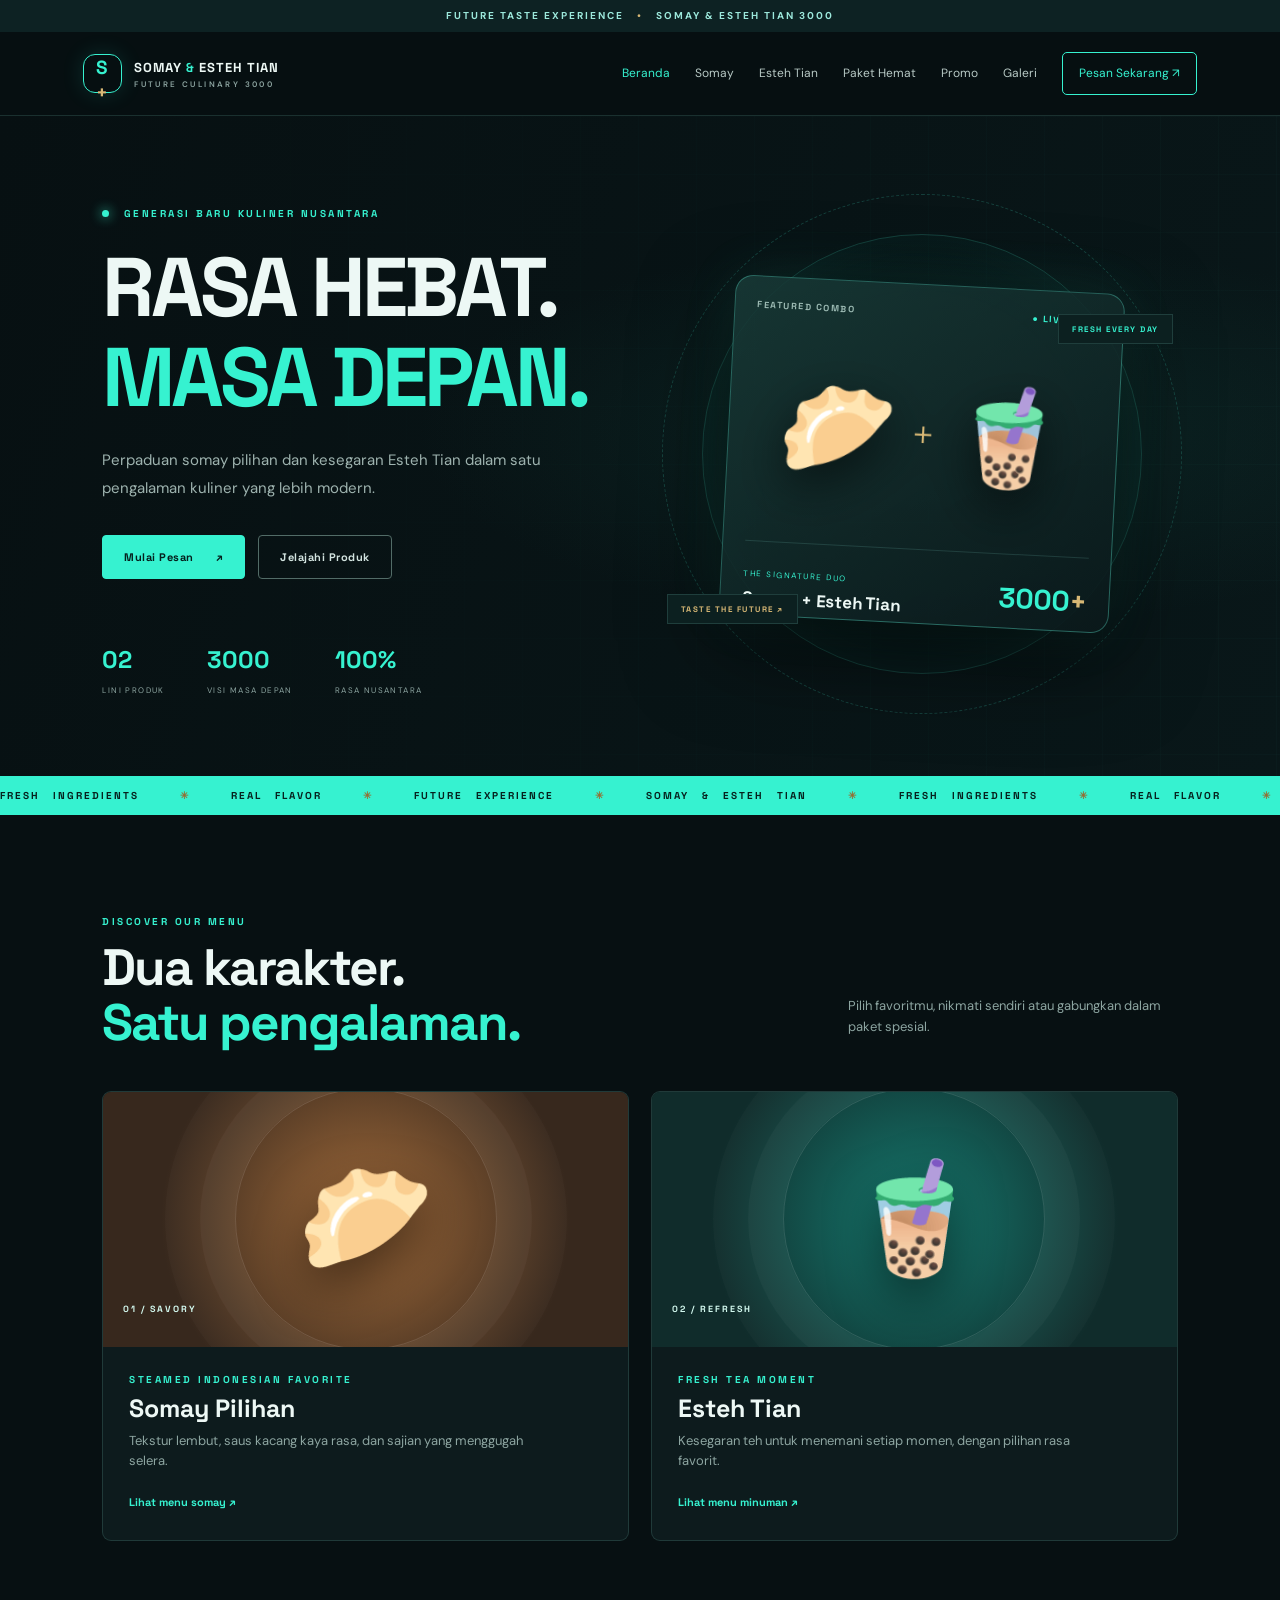
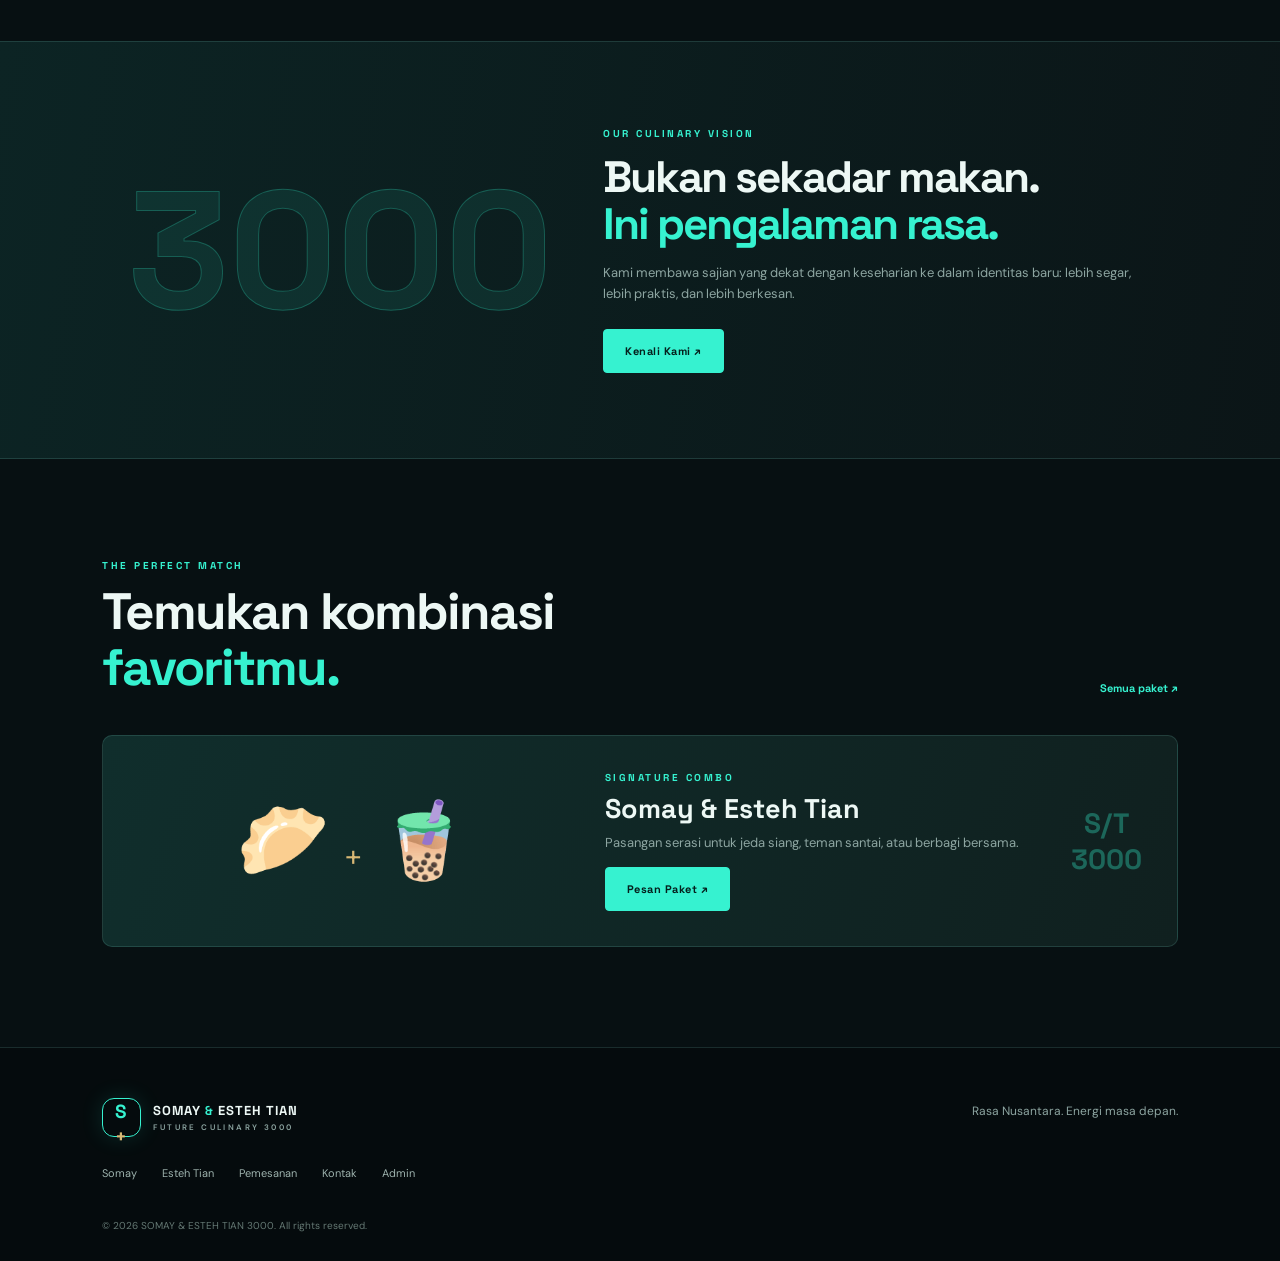
<file: index.html>
<!doctype html>
<html lang="id">
<head>
<meta charset="utf-8"><meta name="viewport" content="width=device-width,initial-scale=1">
<meta name="theme-color" content="#071012"><meta name="description" content="SOMAY & ESTEH TIAN 3000 — pengalaman kuliner futuristik. Somay lezat, minuman teh segar, dan paket hemat.">
<title>SOMAY & ESTEH TIAN 3000 | Future Culinary</title><link rel="stylesheet" href="assets/style.css">
</head><body>
<div class="announcement">FUTURE TASTE EXPERIENCE <span>•</span> SOMAY & ESTEH TIAN 3000</div>
<header class="site-header"><a class="brand" href="index.html"><span class="brand-mark">S<span>+</span></span><span>SOMAY <b>&</b> ESTEH TIAN<small>FUTURE CULINARY 3000</small></span></a>
<button class="menu-toggle" aria-label="Buka menu" onclick="document.querySelector('.nav').classList.toggle('open')">☰</button>
<nav class="nav"><a class="active" href="index.html">Beranda</a><a href="somay.html">Somay</a><a href="esteh.html">Esteh Tian</a><a href="paket.html">Paket Hemat</a><a href="promo.html">Promo</a><a href="galeri.html">Galeri</a><a href="pemesanan.html" class="nav-cta">Pesan Sekarang ↗</a></nav></header>
<main>
<section class="hero"><div class="hero-grid"></div><div class="hero-copy"><div class="eyebrow"><i></i> GENERASI BARU KULINER NUSANTARA</div><h1>RASA HEBAT.<br><em>MASA DEPAN.</em></h1><p>Perpaduan somay pilihan dan kesegaran Esteh Tian dalam satu pengalaman kuliner yang lebih modern.</p><div class="hero-actions"><a class="btn btn-primary" href="pemesanan.html">Mulai Pesan <span>↗</span></a><a class="btn btn-ghost" href="#produk">Jelajahi Produk</a></div><div class="hero-stats"><div><b>02</b><small>LINI PRODUK</small></div><div><b>3000</b><small>VISI MASA DEPAN</small></div><div><b>100%</b><small>RASA NUSANTARA</small></div></div></div><div class="hero-visual"><div class="orbit orbit-one"></div><div class="orbit orbit-two"></div><div class="hero-card"><div class="hero-card-top"><span>FEATURED COMBO</span><span class="live-dot">● LIVE MENU</span></div><div class="food-emoji">🥟<span>＋</span>🧋</div><div class="hero-card-bottom"><div><small>THE SIGNATURE DUO</small><h3>Somay + Esteh Tian</h3></div><b>3000<span>+</span></b></div></div><div class="floating-tag tag-a">FRESH EVERY DAY</div><div class="floating-tag tag-b">TASTE THE FUTURE ↗</div></div></section>
<section class="ticker"><div>FRESH INGREDIENTS <span>✳</span> REAL FLAVOR <span>✳</span> FUTURE EXPERIENCE <span>✳</span> SOMAY & ESTEH TIAN <span>✳</span> FRESH INGREDIENTS <span>✳</span> REAL FLAVOR <span>✳</span></div></section>
<section class="section" id="produk"><div class="section-head"><div><div class="eyebrow">DISCOVER OUR MENU</div><h2>Dua karakter.<br><em>Satu pengalaman.</em></h2></div><p>Pilih favoritmu, nikmati sendiri atau gabungkan dalam paket spesial.</p></div>
<div class="product-grid"><article class="product-card somay-card"><div class="product-art art-somay"><span>🥟</span><label>01 / SAVORY</label></div><div class="product-info"><div class="eyebrow">STEAMED INDONESIAN FAVORITE</div><h3>Somay Pilihan</h3><p>Tekstur lembut, saus kacang kaya rasa, dan sajian yang menggugah selera.</p><a class="text-link" href="somay.html">Lihat menu somay ↗</a></div></article>
<article class="product-card tea-card"><div class="product-art art-tea"><span>🧋</span><label>02 / REFRESH</label></div><div class="product-info"><div class="eyebrow">FRESH TEA MOMENT</div><h3>Esteh Tian</h3><p>Kesegaran teh untuk menemani setiap momen, dengan pilihan rasa favorit.</p><a class="text-link" href="esteh.html">Lihat menu minuman ↗</a></div></article>
</div></section>
<section class="manifesto"><div class="manifesto-mark">3000</div><div><div class="eyebrow">OUR CULINARY VISION</div><h2>Bukan sekadar makan.<br><em>Ini pengalaman rasa.</em></h2><p>Kami membawa sajian yang dekat dengan keseharian ke dalam identitas baru: lebih segar, lebih praktis, dan lebih berkesan.</p><a class="btn btn-primary" href="tentang.html">Kenali Kami ↗</a></div></section>
<section class="section"><div class="section-head"><div><div class="eyebrow">THE PERFECT MATCH</div><h2>Temukan kombinasi<br><em>favoritmu.</em></h2></div><a class="text-link" href="paket.html">Semua paket ↗</a></div><div class="combo-panel"><div class="combo-visual">🥟 <span>+</span> 🧋</div><div><div class="eyebrow">SIGNATURE COMBO</div><h3>Somay & Esteh Tian</h3><p>Pasangan serasi untuk jeda siang, teman santai, atau berbagi bersama.</p><a class="btn btn-primary" href="pemesanan.html">Pesan Paket ↗</a></div><div class="combo-number">S/T<br>3000</div></div></section>
</main>
<footer class="footer"><div class="footer-main"><a class="brand" href="index.html"><span class="brand-mark">S<span>+</span></span><span>SOMAY <b>&</b> ESTEH TIAN<small>FUTURE CULINARY 3000</small></span></a><p>Rasa Nusantara. Energi masa depan.</p></div><div class="footer-links"><a href="somay.html">Somay</a><a href="esteh.html">Esteh Tian</a><a href="pemesanan.html">Pemesanan</a><a href="kontak.html">Kontak</a><a href="admin.html">Admin</a></div><small>© 2026 SOMAY & ESTEH TIAN 3000. All rights reserved.</small></footer>
<script src="assets/app.js"></script></body></html>
</file>
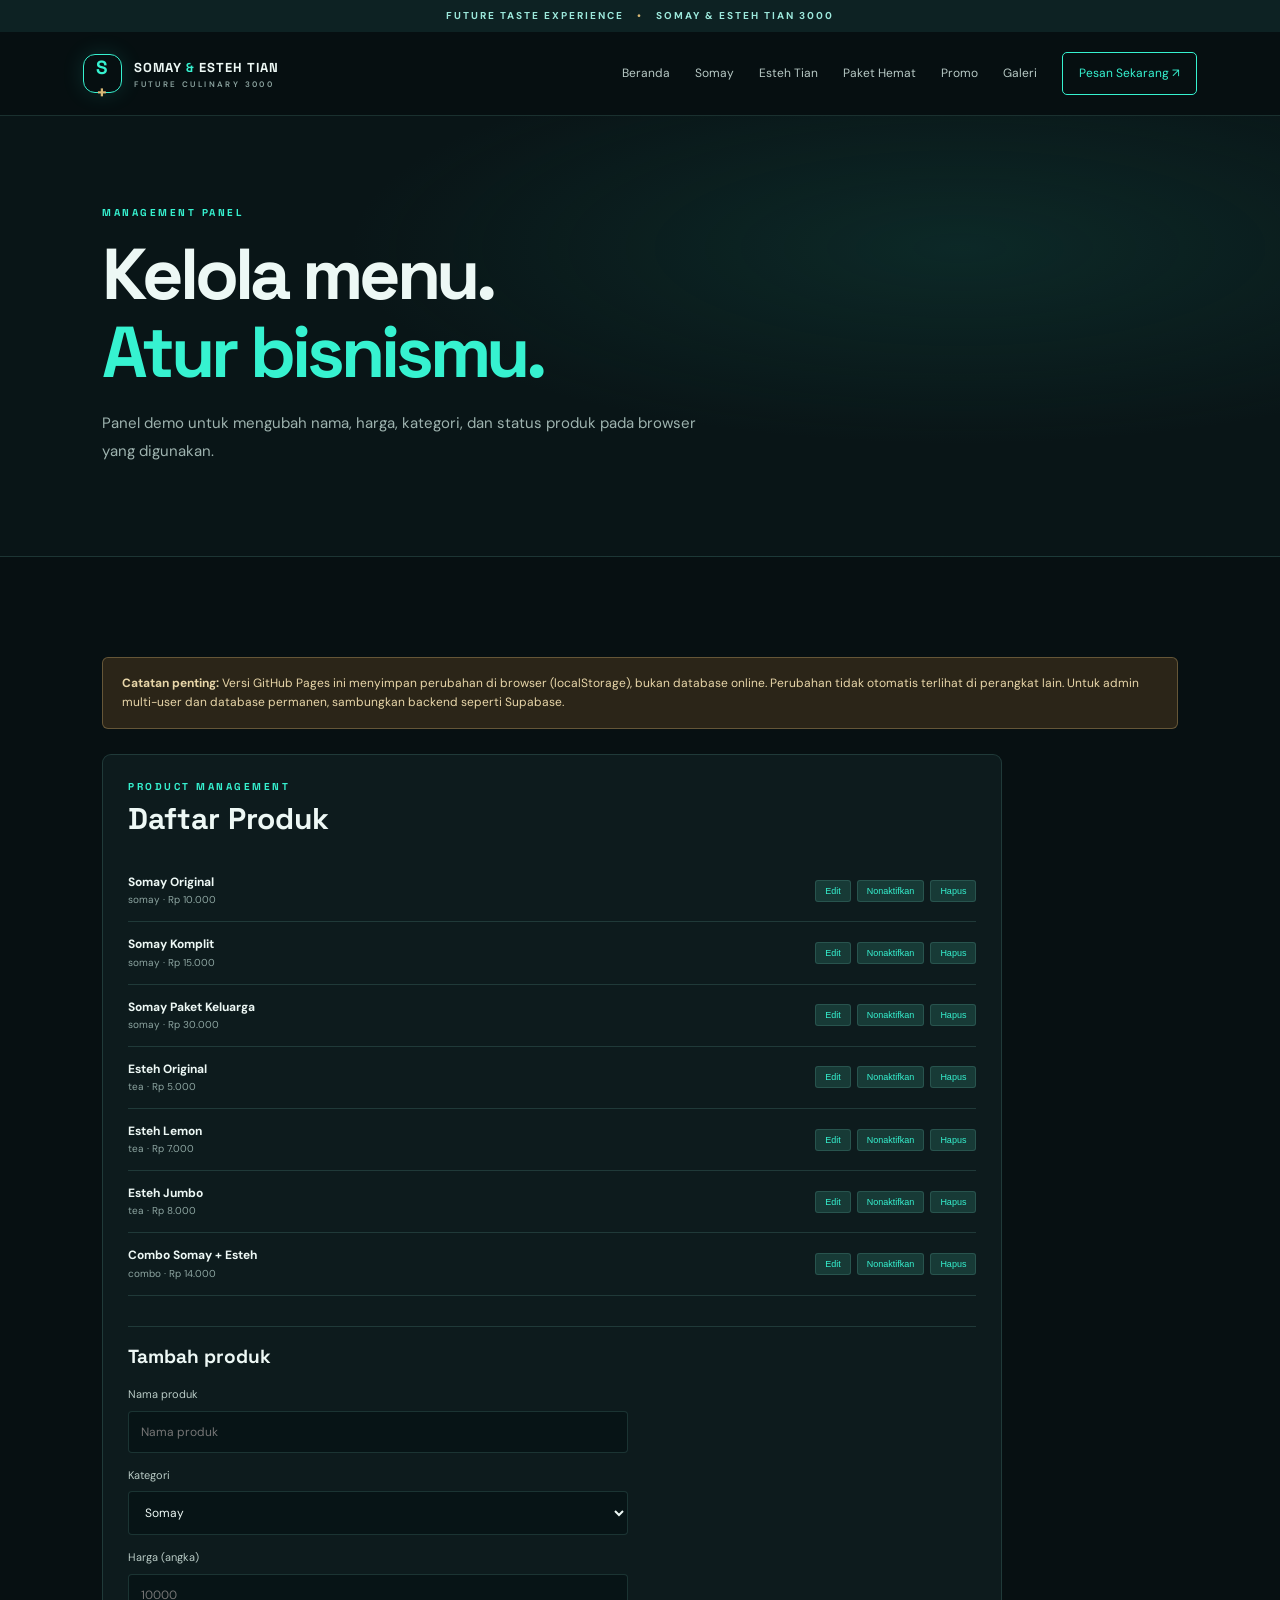
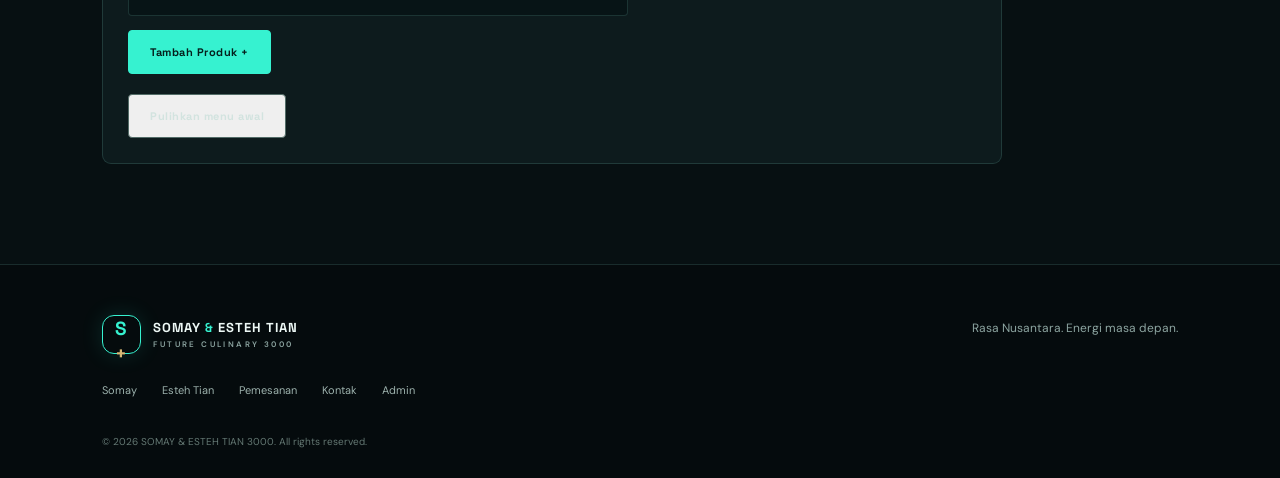
<file: admin.html>
<!doctype html><html lang="id"><head><meta charset="utf-8"><meta name="viewport" content="width=device-width,initial-scale=1"><meta name="theme-color" content="#071012"><meta name="description" content="Admin Menu | SOMAY & ESTEH TIAN 3000"><title>Admin Menu | SOMAY & ESTEH TIAN 3000</title><link rel="stylesheet" href="assets/style.css"></head><body>
<div class="announcement">FUTURE TASTE EXPERIENCE <span>•</span> SOMAY & ESTEH TIAN 3000</div><header class="site-header"><a class="brand" href="index.html"><span class="brand-mark">S<span>+</span></span><span>SOMAY <b>&</b> ESTEH TIAN<small>FUTURE CULINARY 3000</small></span></a><button class="menu-toggle" aria-label="Buka menu" onclick="document.querySelector('.nav').classList.toggle('open')">☰</button><nav class="nav"><a href="index.html">Beranda</a><a href="somay.html">Somay</a><a href="esteh.html">Esteh Tian</a><a href="paket.html">Paket Hemat</a><a href="promo.html">Promo</a><a href="galeri.html">Galeri</a><a href="pemesanan.html" class="nav-cta">Pesan Sekarang ↗</a></nav></header>
<main><section class="page-hero"><div class="eyebrow">MANAGEMENT PANEL</div><h1>Kelola menu.<br><em>Atur bisnismu.</em></h1><p>Panel demo untuk mengubah nama, harga, kategori, dan status produk pada browser yang digunakan.</p></section>
<section class="section"><div class="notice"><b>Catatan penting:</b> Versi GitHub Pages ini menyimpan perubahan di browser (localStorage), bukan database online. Perubahan tidak otomatis terlihat di perangkat lain. Untuk admin multi-user dan database permanen, sambungkan backend seperti Supabase.</div><div class="admin-panel"><div class="eyebrow">PRODUCT MANAGEMENT</div><h2>Daftar Produk</h2><div id="admin-list"></div><form id="add-product-form" class="admin-form"><h3>Tambah produk</h3><label>Nama produk<input id="new-name" required placeholder="Nama produk"></label><label>Kategori<select id="new-category"><option value="somay">Somay</option><option value="tea">Esteh Tian</option><option value="combo">Paket Hemat</option></select></label><label>Harga (angka)<input id="new-price" type="number" min="0" required placeholder="10000"></label><button class="btn btn-primary" type="submit">Tambah Produk +</button></form><button class="btn btn-ghost" onclick="resetProducts()">Pulihkan menu awal</button></div></section></main>
<footer class="footer"><div class="footer-main"><a class="brand" href="index.html"><span class="brand-mark">S<span>+</span></span><span>SOMAY <b>&</b> ESTEH TIAN<small>FUTURE CULINARY 3000</small></span></a><p>Rasa Nusantara. Energi masa depan.</p></div><div class="footer-links"><a href="somay.html">Somay</a><a href="esteh.html">Esteh Tian</a><a href="pemesanan.html">Pemesanan</a><a href="kontak.html">Kontak</a><a href="admin.html">Admin</a></div><small>© 2026 SOMAY & ESTEH TIAN 3000. All rights reserved.</small></footer><script src="assets/app.js"></script></body></html>
</file>
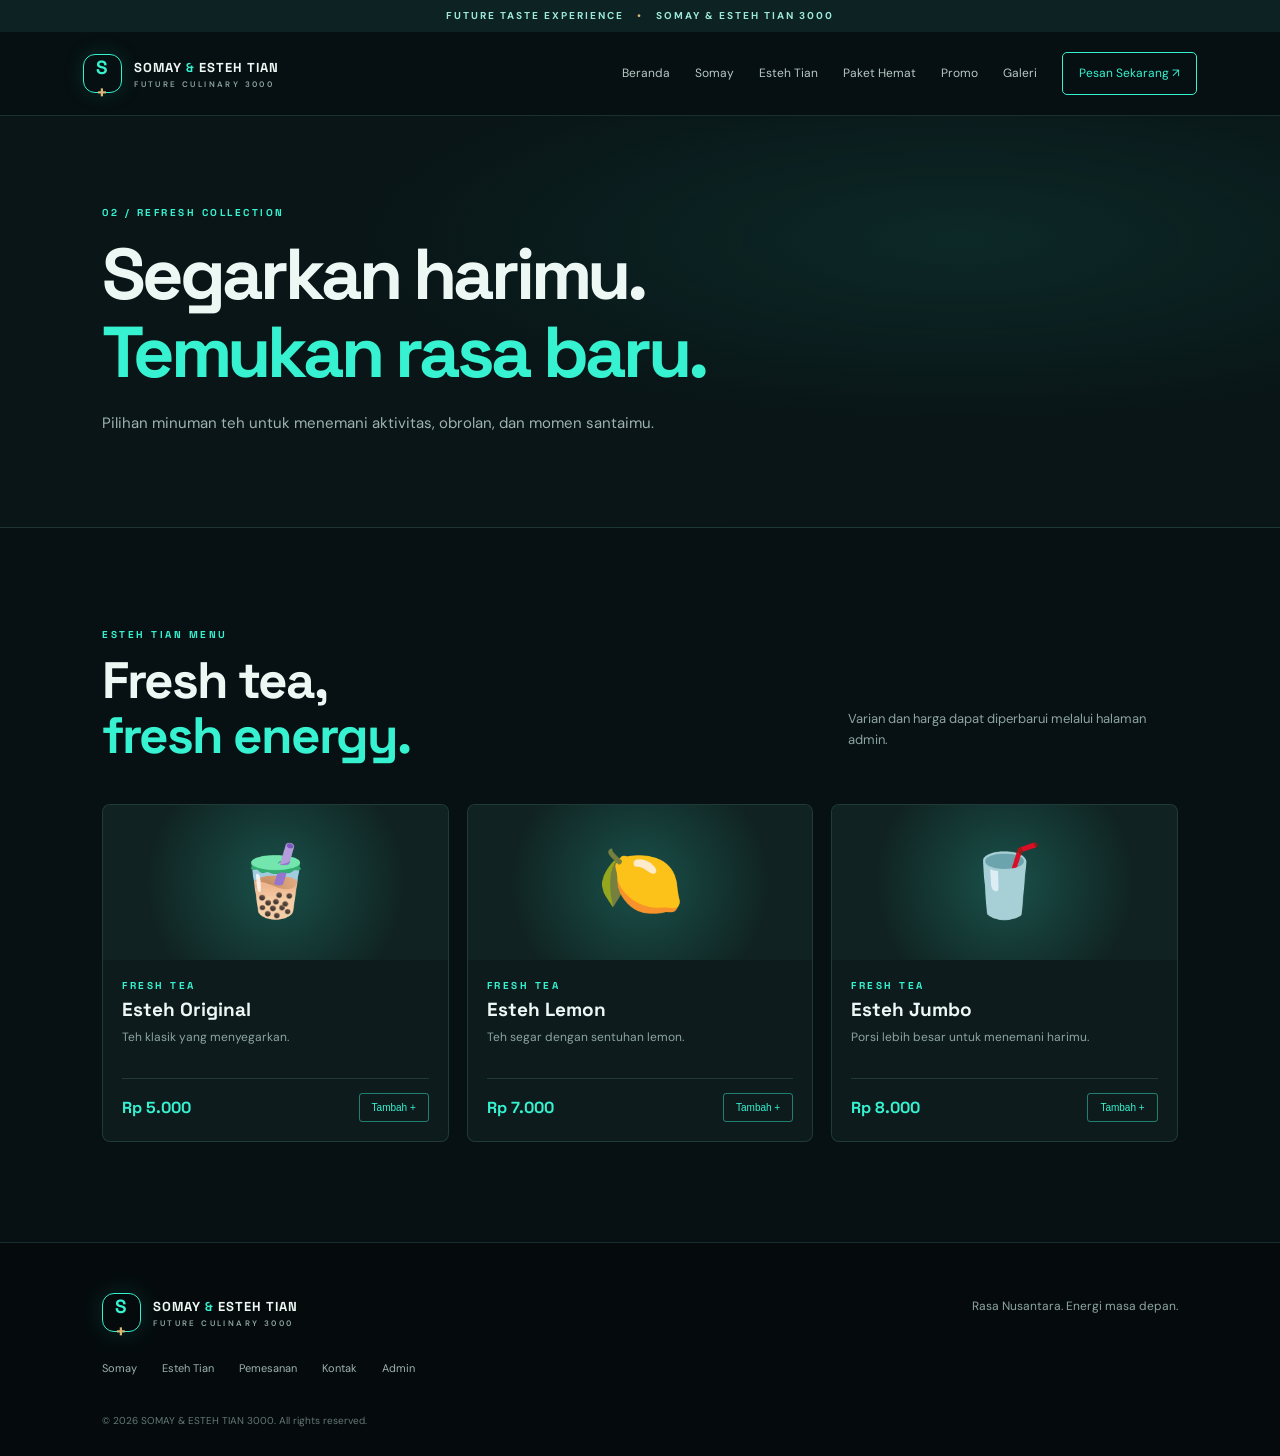
<file: esteh.html>
<!doctype html><html lang="id"><head><meta charset="utf-8"><meta name="viewport" content="width=device-width,initial-scale=1"><meta name="theme-color" content="#071012"><meta name="description" content="Menu Esteh Tian | SOMAY & ESTEH TIAN 3000"><title>Menu Esteh Tian | SOMAY & ESTEH TIAN 3000</title><link rel="stylesheet" href="assets/style.css"></head><body>
<div class="announcement">FUTURE TASTE EXPERIENCE <span>•</span> SOMAY & ESTEH TIAN 3000</div><header class="site-header"><a class="brand" href="index.html"><span class="brand-mark">S<span>+</span></span><span>SOMAY <b>&</b> ESTEH TIAN<small>FUTURE CULINARY 3000</small></span></a><button class="menu-toggle" aria-label="Buka menu" onclick="document.querySelector('.nav').classList.toggle('open')">☰</button><nav class="nav"><a href="index.html">Beranda</a><a href="somay.html">Somay</a><a href="esteh.html">Esteh Tian</a><a href="paket.html">Paket Hemat</a><a href="promo.html">Promo</a><a href="galeri.html">Galeri</a><a href="pemesanan.html" class="nav-cta">Pesan Sekarang ↗</a></nav></header>
<main><section class="page-hero"><div class="eyebrow">02 / REFRESH COLLECTION</div><h1>Segarkan harimu.<br><em>Temukan rasa baru.</em></h1><p>Pilihan minuman teh untuk menemani aktivitas, obrolan, dan momen santaimu.</p></section>
<section class="section"><div class="section-head"><div><div class="eyebrow">ESTEH TIAN MENU</div><h2>Fresh tea,<br><em>fresh energy.</em></h2></div><p>Varian dan harga dapat diperbarui melalui halaman admin.</p></div><div class="menu-grid" id="tea-menu"></div></section></main>
<footer class="footer"><div class="footer-main"><a class="brand" href="index.html"><span class="brand-mark">S<span>+</span></span><span>SOMAY <b>&</b> ESTEH TIAN<small>FUTURE CULINARY 3000</small></span></a><p>Rasa Nusantara. Energi masa depan.</p></div><div class="footer-links"><a href="somay.html">Somay</a><a href="esteh.html">Esteh Tian</a><a href="pemesanan.html">Pemesanan</a><a href="kontak.html">Kontak</a><a href="admin.html">Admin</a></div><small>© 2026 SOMAY & ESTEH TIAN 3000. All rights reserved.</small></footer><script src="assets/app.js"></script></body></html>
</file>
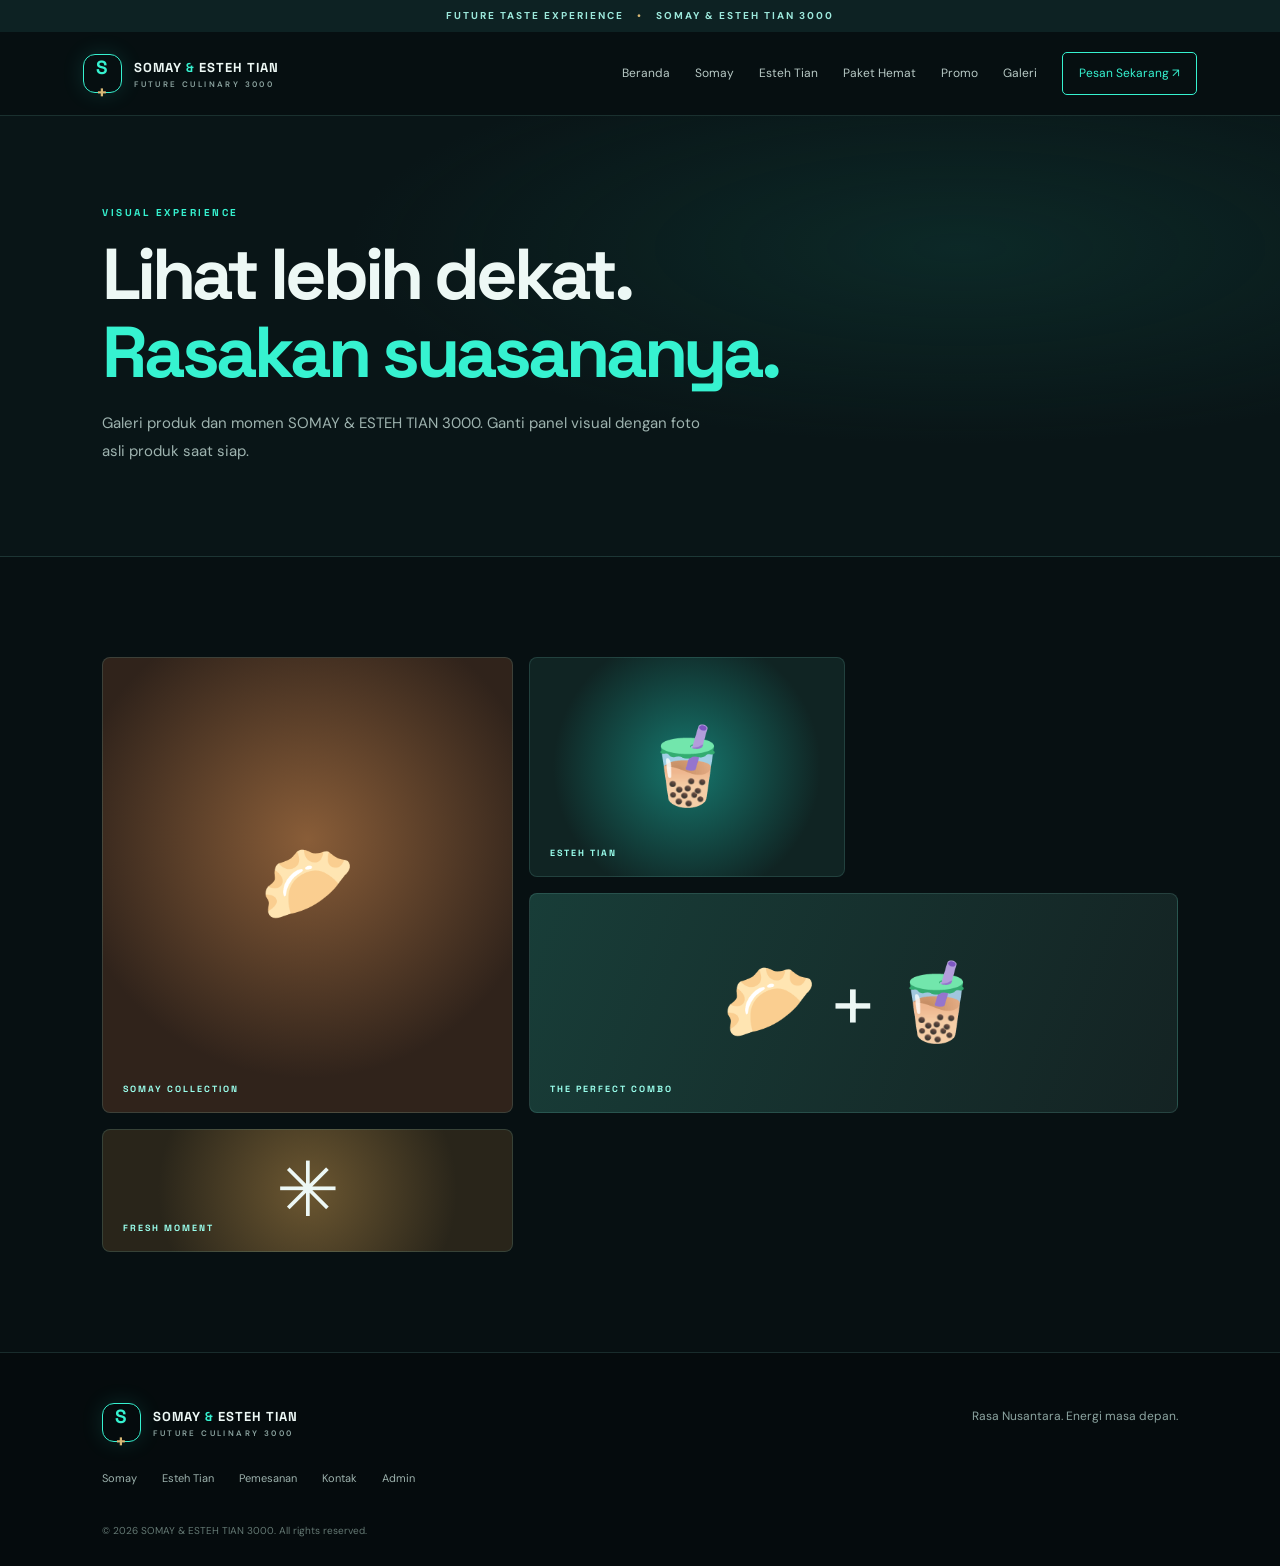
<file: galeri.html>
<!doctype html><html lang="id"><head><meta charset="utf-8"><meta name="viewport" content="width=device-width,initial-scale=1"><meta name="theme-color" content="#071012"><meta name="description" content="Galeri | SOMAY & ESTEH TIAN 3000"><title>Galeri | SOMAY & ESTEH TIAN 3000</title><link rel="stylesheet" href="assets/style.css"></head><body>
<div class="announcement">FUTURE TASTE EXPERIENCE <span>•</span> SOMAY & ESTEH TIAN 3000</div><header class="site-header"><a class="brand" href="index.html"><span class="brand-mark">S<span>+</span></span><span>SOMAY <b>&</b> ESTEH TIAN<small>FUTURE CULINARY 3000</small></span></a><button class="menu-toggle" aria-label="Buka menu" onclick="document.querySelector('.nav').classList.toggle('open')">☰</button><nav class="nav"><a href="index.html">Beranda</a><a href="somay.html">Somay</a><a href="esteh.html">Esteh Tian</a><a href="paket.html">Paket Hemat</a><a href="promo.html">Promo</a><a href="galeri.html">Galeri</a><a href="pemesanan.html" class="nav-cta">Pesan Sekarang ↗</a></nav></header>
<main><section class="page-hero"><div class="eyebrow">VISUAL EXPERIENCE</div><h1>Lihat lebih dekat.<br><em>Rasakan suasananya.</em></h1><p>Galeri produk dan momen SOMAY & ESTEH TIAN 3000. Ganti panel visual dengan foto asli produk saat siap.</p></section>
<section class="section"><div class="gallery-grid"><div class="gallery-tile gallery-large"><span>🥟</span><small>SOMAY COLLECTION</small></div><div class="gallery-tile gallery-tea"><span>🧋</span><small>ESTEH TIAN</small></div><div class="gallery-tile gallery-combo"><span>🥟 + 🧋</span><small>THE PERFECT COMBO</small></div><div class="gallery-tile gallery-detail"><span>✳</span><small>FRESH MOMENT</small></div></div></section></main>
<footer class="footer"><div class="footer-main"><a class="brand" href="index.html"><span class="brand-mark">S<span>+</span></span><span>SOMAY <b>&</b> ESTEH TIAN<small>FUTURE CULINARY 3000</small></span></a><p>Rasa Nusantara. Energi masa depan.</p></div><div class="footer-links"><a href="somay.html">Somay</a><a href="esteh.html">Esteh Tian</a><a href="pemesanan.html">Pemesanan</a><a href="kontak.html">Kontak</a><a href="admin.html">Admin</a></div><small>© 2026 SOMAY & ESTEH TIAN 3000. All rights reserved.</small></footer><script src="assets/app.js"></script></body></html>
</file>
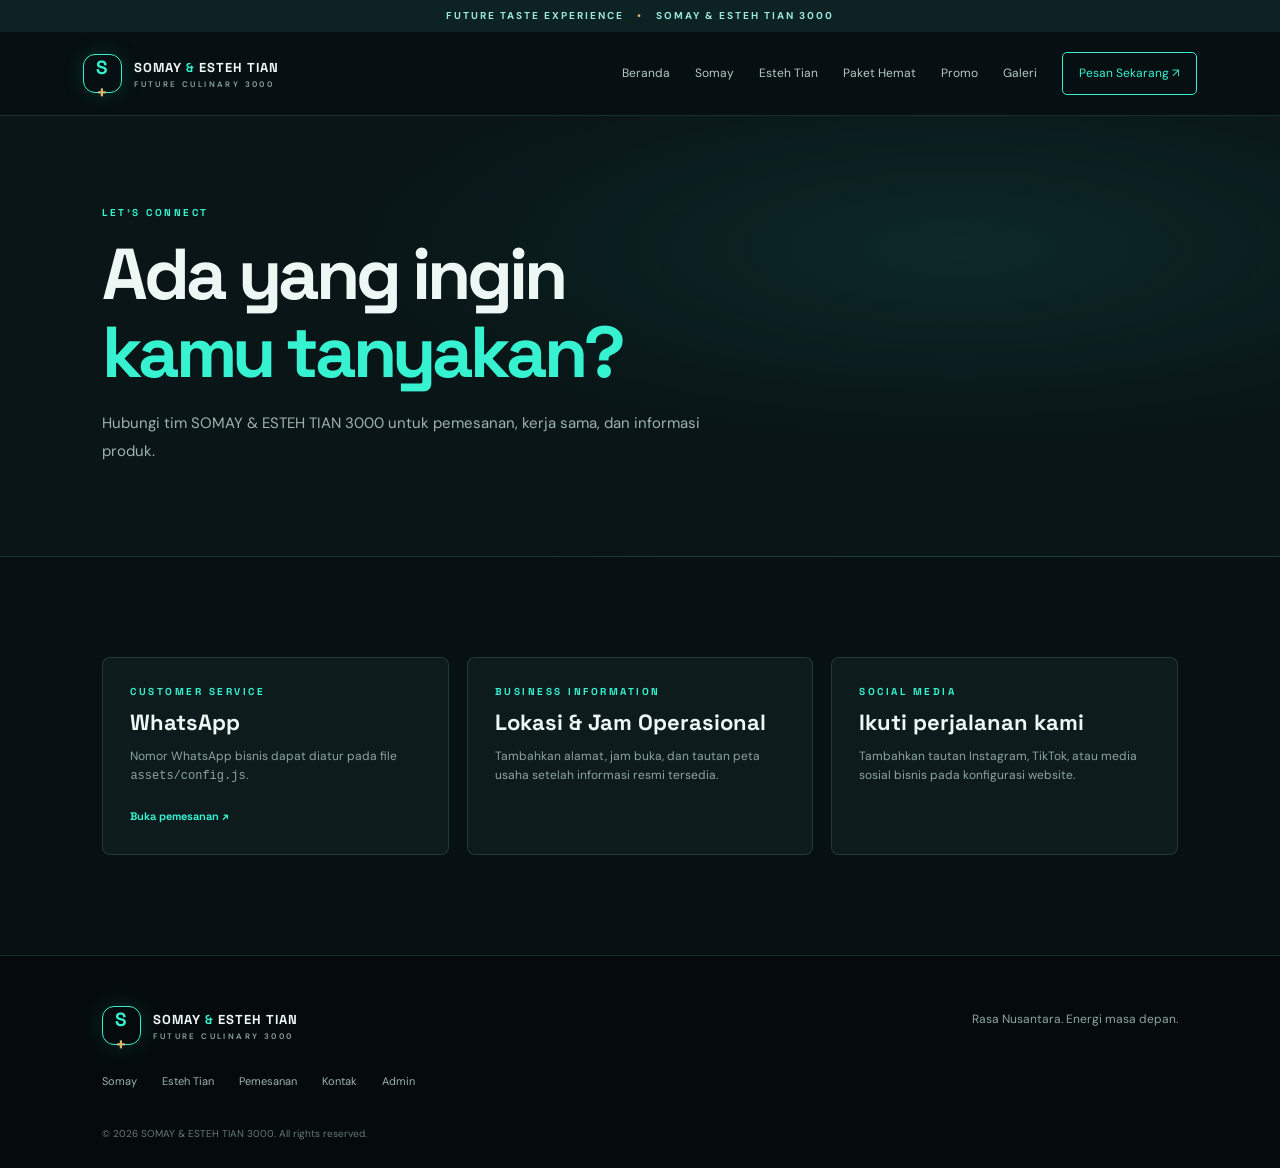
<file: kontak.html>
<!doctype html><html lang="id"><head><meta charset="utf-8"><meta name="viewport" content="width=device-width,initial-scale=1"><meta name="theme-color" content="#071012"><meta name="description" content="Kontak | SOMAY & ESTEH TIAN 3000"><title>Kontak | SOMAY & ESTEH TIAN 3000</title><link rel="stylesheet" href="assets/style.css"></head><body>
<div class="announcement">FUTURE TASTE EXPERIENCE <span>•</span> SOMAY & ESTEH TIAN 3000</div><header class="site-header"><a class="brand" href="index.html"><span class="brand-mark">S<span>+</span></span><span>SOMAY <b>&</b> ESTEH TIAN<small>FUTURE CULINARY 3000</small></span></a><button class="menu-toggle" aria-label="Buka menu" onclick="document.querySelector('.nav').classList.toggle('open')">☰</button><nav class="nav"><a href="index.html">Beranda</a><a href="somay.html">Somay</a><a href="esteh.html">Esteh Tian</a><a href="paket.html">Paket Hemat</a><a href="promo.html">Promo</a><a href="galeri.html">Galeri</a><a href="pemesanan.html" class="nav-cta">Pesan Sekarang ↗</a></nav></header>
<main><section class="page-hero"><div class="eyebrow">LET'S CONNECT</div><h1>Ada yang ingin<br><em>kamu tanyakan?</em></h1><p>Hubungi tim SOMAY & ESTEH TIAN 3000 untuk pemesanan, kerja sama, dan informasi produk.</p></section>
<section class="section contact-grid"><div class="contact-card"><div class="eyebrow">CUSTOMER SERVICE</div><h3>WhatsApp</h3><p>Nomor WhatsApp bisnis dapat diatur pada file <code>assets/config.js</code>.</p><a class="text-link" href="pemesanan.html">Buka pemesanan ↗</a></div><div class="contact-card"><div class="eyebrow">BUSINESS INFORMATION</div><h3>Lokasi & Jam Operasional</h3><p>Tambahkan alamat, jam buka, dan tautan peta usaha setelah informasi resmi tersedia.</p></div><div class="contact-card"><div class="eyebrow">SOCIAL MEDIA</div><h3>Ikuti perjalanan kami</h3><p>Tambahkan tautan Instagram, TikTok, atau media sosial bisnis pada konfigurasi website.</p></div></section></main>
<footer class="footer"><div class="footer-main"><a class="brand" href="index.html"><span class="brand-mark">S<span>+</span></span><span>SOMAY <b>&</b> ESTEH TIAN<small>FUTURE CULINARY 3000</small></span></a><p>Rasa Nusantara. Energi masa depan.</p></div><div class="footer-links"><a href="somay.html">Somay</a><a href="esteh.html">Esteh Tian</a><a href="pemesanan.html">Pemesanan</a><a href="kontak.html">Kontak</a><a href="admin.html">Admin</a></div><small>© 2026 SOMAY & ESTEH TIAN 3000. All rights reserved.</small></footer><script src="assets/app.js"></script></body></html>
</file>
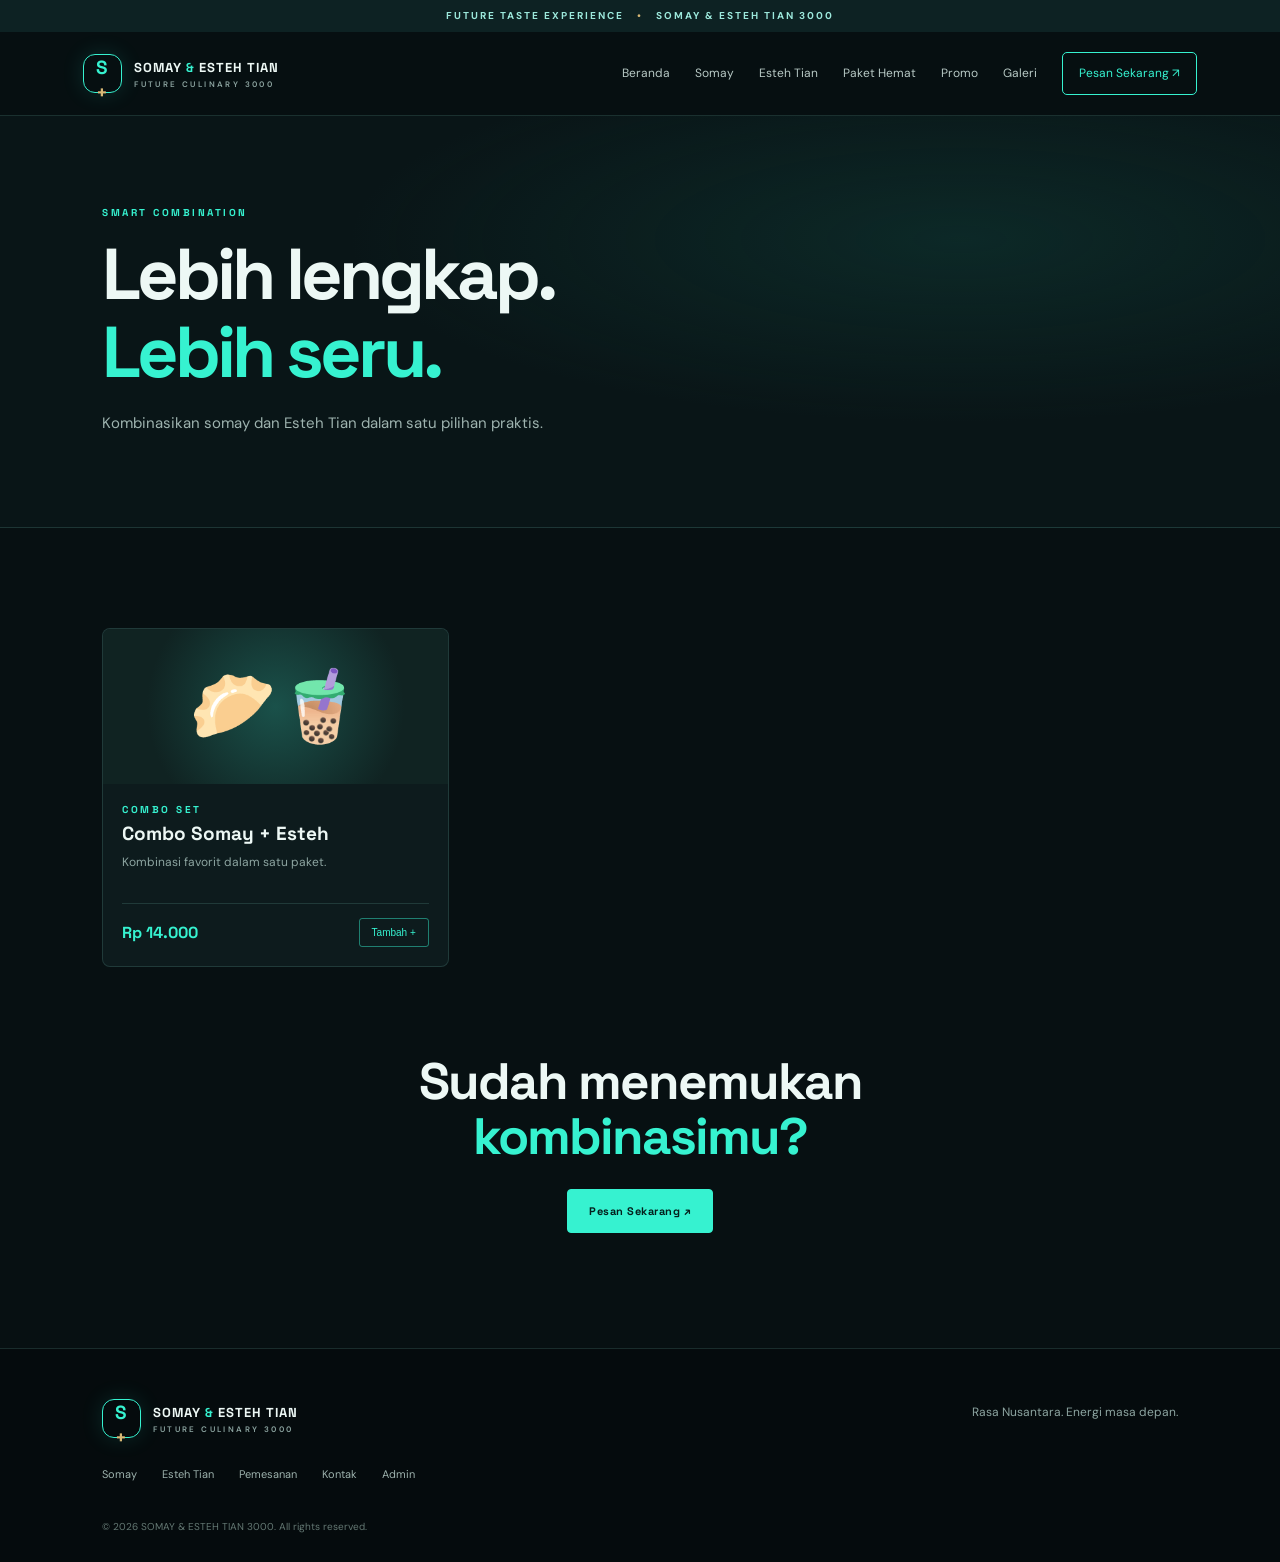
<file: paket.html>
<!doctype html><html lang="id"><head><meta charset="utf-8"><meta name="viewport" content="width=device-width,initial-scale=1"><meta name="theme-color" content="#071012"><meta name="description" content="Paket Hemat | SOMAY & ESTEH TIAN 3000"><title>Paket Hemat | SOMAY & ESTEH TIAN 3000</title><link rel="stylesheet" href="assets/style.css"></head><body>
<div class="announcement">FUTURE TASTE EXPERIENCE <span>•</span> SOMAY & ESTEH TIAN 3000</div><header class="site-header"><a class="brand" href="index.html"><span class="brand-mark">S<span>+</span></span><span>SOMAY <b>&</b> ESTEH TIAN<small>FUTURE CULINARY 3000</small></span></a><button class="menu-toggle" aria-label="Buka menu" onclick="document.querySelector('.nav').classList.toggle('open')">☰</button><nav class="nav"><a href="index.html">Beranda</a><a href="somay.html">Somay</a><a href="esteh.html">Esteh Tian</a><a href="paket.html">Paket Hemat</a><a href="promo.html">Promo</a><a href="galeri.html">Galeri</a><a href="pemesanan.html" class="nav-cta">Pesan Sekarang ↗</a></nav></header>
<main><section class="page-hero"><div class="eyebrow">SMART COMBINATION</div><h1>Lebih lengkap.<br><em>Lebih seru.</em></h1><p>Kombinasikan somay dan Esteh Tian dalam satu pilihan praktis.</p></section>
<section class="section"><div class="menu-grid" id="combo-menu"></div><div class="center-cta"><h2>Sudah menemukan<br><em>kombinasimu?</em></h2><a class="btn btn-primary" href="pemesanan.html">Pesan Sekarang ↗</a></div></section></main>
<footer class="footer"><div class="footer-main"><a class="brand" href="index.html"><span class="brand-mark">S<span>+</span></span><span>SOMAY <b>&</b> ESTEH TIAN<small>FUTURE CULINARY 3000</small></span></a><p>Rasa Nusantara. Energi masa depan.</p></div><div class="footer-links"><a href="somay.html">Somay</a><a href="esteh.html">Esteh Tian</a><a href="pemesanan.html">Pemesanan</a><a href="kontak.html">Kontak</a><a href="admin.html">Admin</a></div><small>© 2026 SOMAY & ESTEH TIAN 3000. All rights reserved.</small></footer><script src="assets/app.js"></script></body></html>
</file>
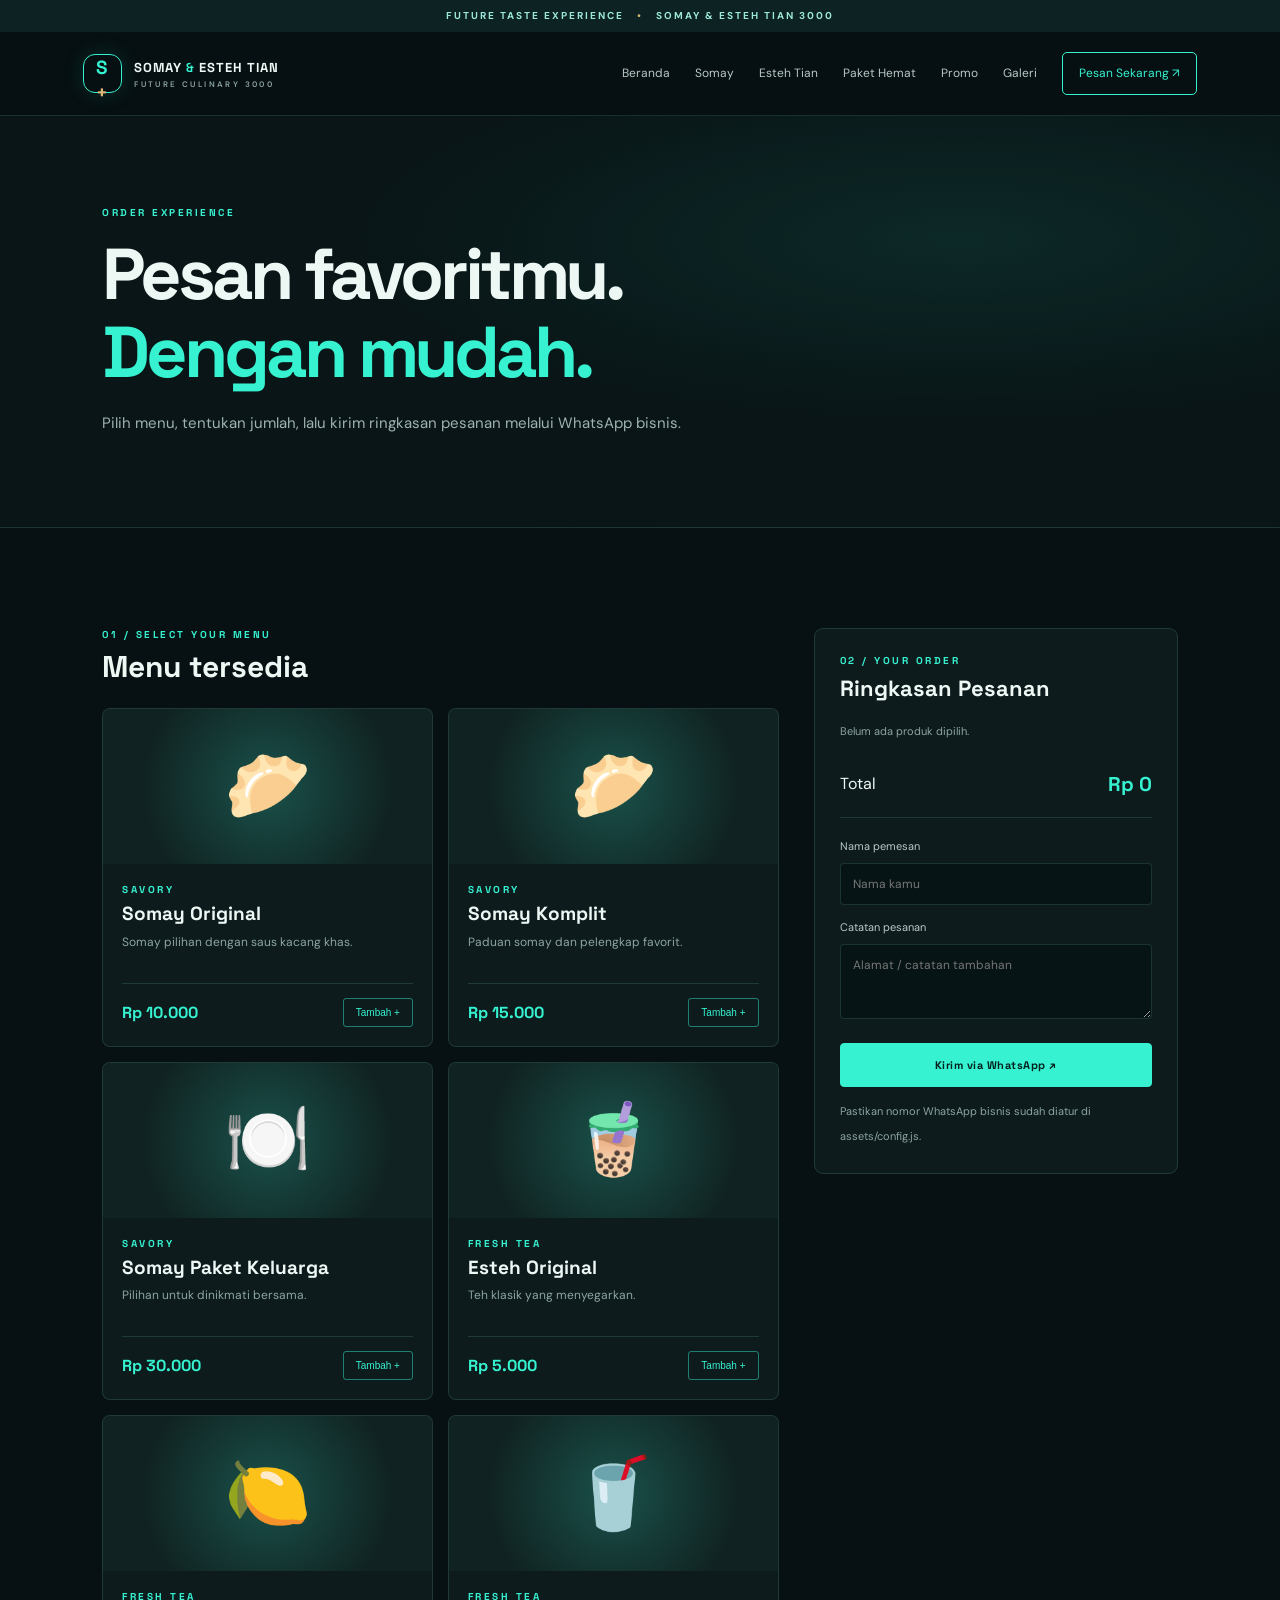
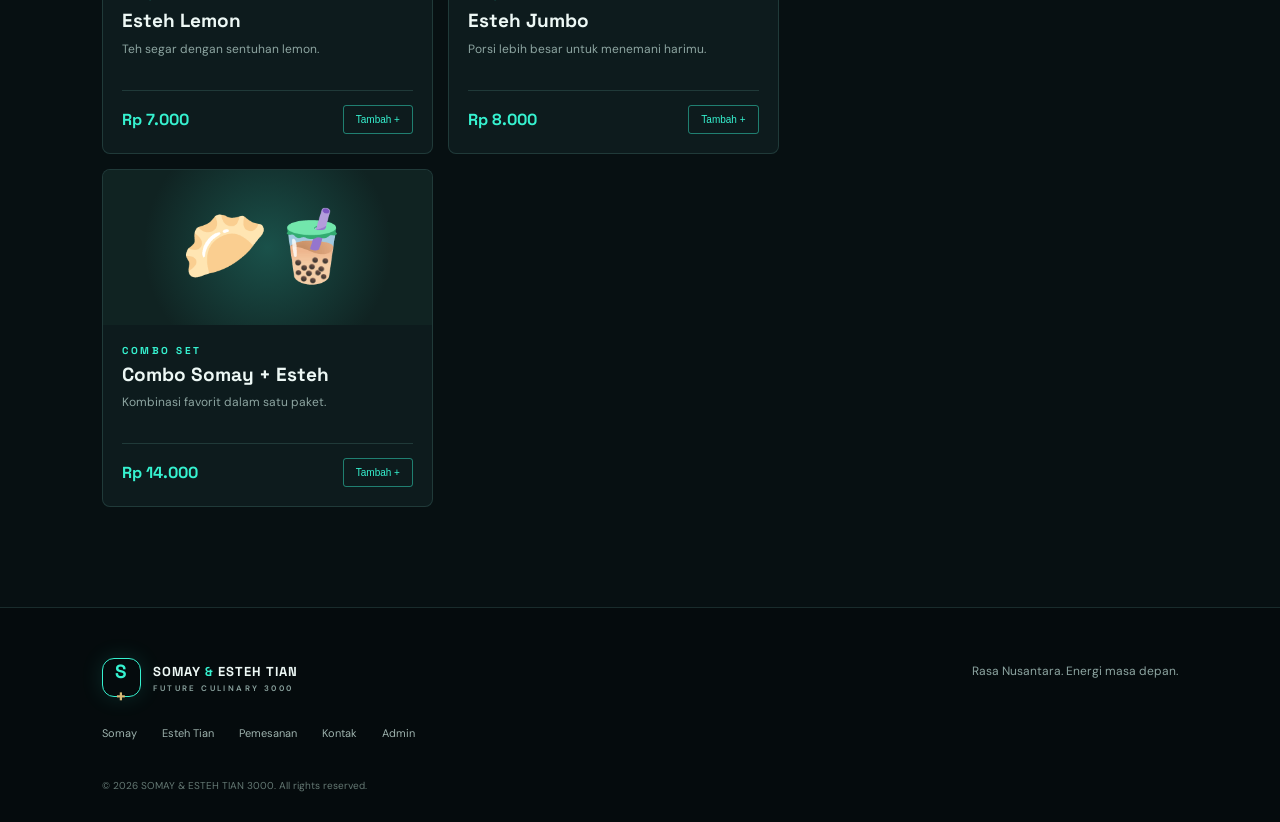
<file: pemesanan.html>
<!doctype html><html lang="id"><head><meta charset="utf-8"><meta name="viewport" content="width=device-width,initial-scale=1"><meta name="theme-color" content="#071012"><meta name="description" content="Pemesanan Online | SOMAY & ESTEH TIAN 3000"><title>Pemesanan Online | SOMAY & ESTEH TIAN 3000</title><link rel="stylesheet" href="assets/style.css"></head><body>
<div class="announcement">FUTURE TASTE EXPERIENCE <span>•</span> SOMAY & ESTEH TIAN 3000</div><header class="site-header"><a class="brand" href="index.html"><span class="brand-mark">S<span>+</span></span><span>SOMAY <b>&</b> ESTEH TIAN<small>FUTURE CULINARY 3000</small></span></a><button class="menu-toggle" aria-label="Buka menu" onclick="document.querySelector('.nav').classList.toggle('open')">☰</button><nav class="nav"><a href="index.html">Beranda</a><a href="somay.html">Somay</a><a href="esteh.html">Esteh Tian</a><a href="paket.html">Paket Hemat</a><a href="promo.html">Promo</a><a href="galeri.html">Galeri</a><a href="pemesanan.html" class="nav-cta">Pesan Sekarang ↗</a></nav></header>
<main><section class="page-hero"><div class="eyebrow">ORDER EXPERIENCE</div><h1>Pesan favoritmu.<br><em>Dengan mudah.</em></h1><p>Pilih menu, tentukan jumlah, lalu kirim ringkasan pesanan melalui WhatsApp bisnis.</p></section>
<section class="section order-layout"><div><div class="eyebrow">01 / SELECT YOUR MENU</div><h2>Menu tersedia</h2><div id="order-menu" class="order-menu"></div></div><aside class="cart-panel"><div class="eyebrow">02 / YOUR ORDER</div><h3>Ringkasan Pesanan</h3><div id="cart-items"><p class="muted">Belum ada produk dipilih.</p></div><div class="cart-total"><span>Total</span><b id="cart-total">Rp0</b></div><label>Nama pemesan<input id="customer-name" placeholder="Nama kamu"></label><label>Catatan pesanan<textarea id="customer-note" placeholder="Alamat / catatan tambahan"></textarea></label><button class="btn btn-primary full" onclick="sendOrder()">Kirim via WhatsApp ↗</button><small class="muted">Pastikan nomor WhatsApp bisnis sudah diatur di assets/config.js.</small></aside></section></main>
<footer class="footer"><div class="footer-main"><a class="brand" href="index.html"><span class="brand-mark">S<span>+</span></span><span>SOMAY <b>&</b> ESTEH TIAN<small>FUTURE CULINARY 3000</small></span></a><p>Rasa Nusantara. Energi masa depan.</p></div><div class="footer-links"><a href="somay.html">Somay</a><a href="esteh.html">Esteh Tian</a><a href="pemesanan.html">Pemesanan</a><a href="kontak.html">Kontak</a><a href="admin.html">Admin</a></div><small>© 2026 SOMAY & ESTEH TIAN 3000. All rights reserved.</small></footer><script src="assets/app.js"></script></body></html>
</file>
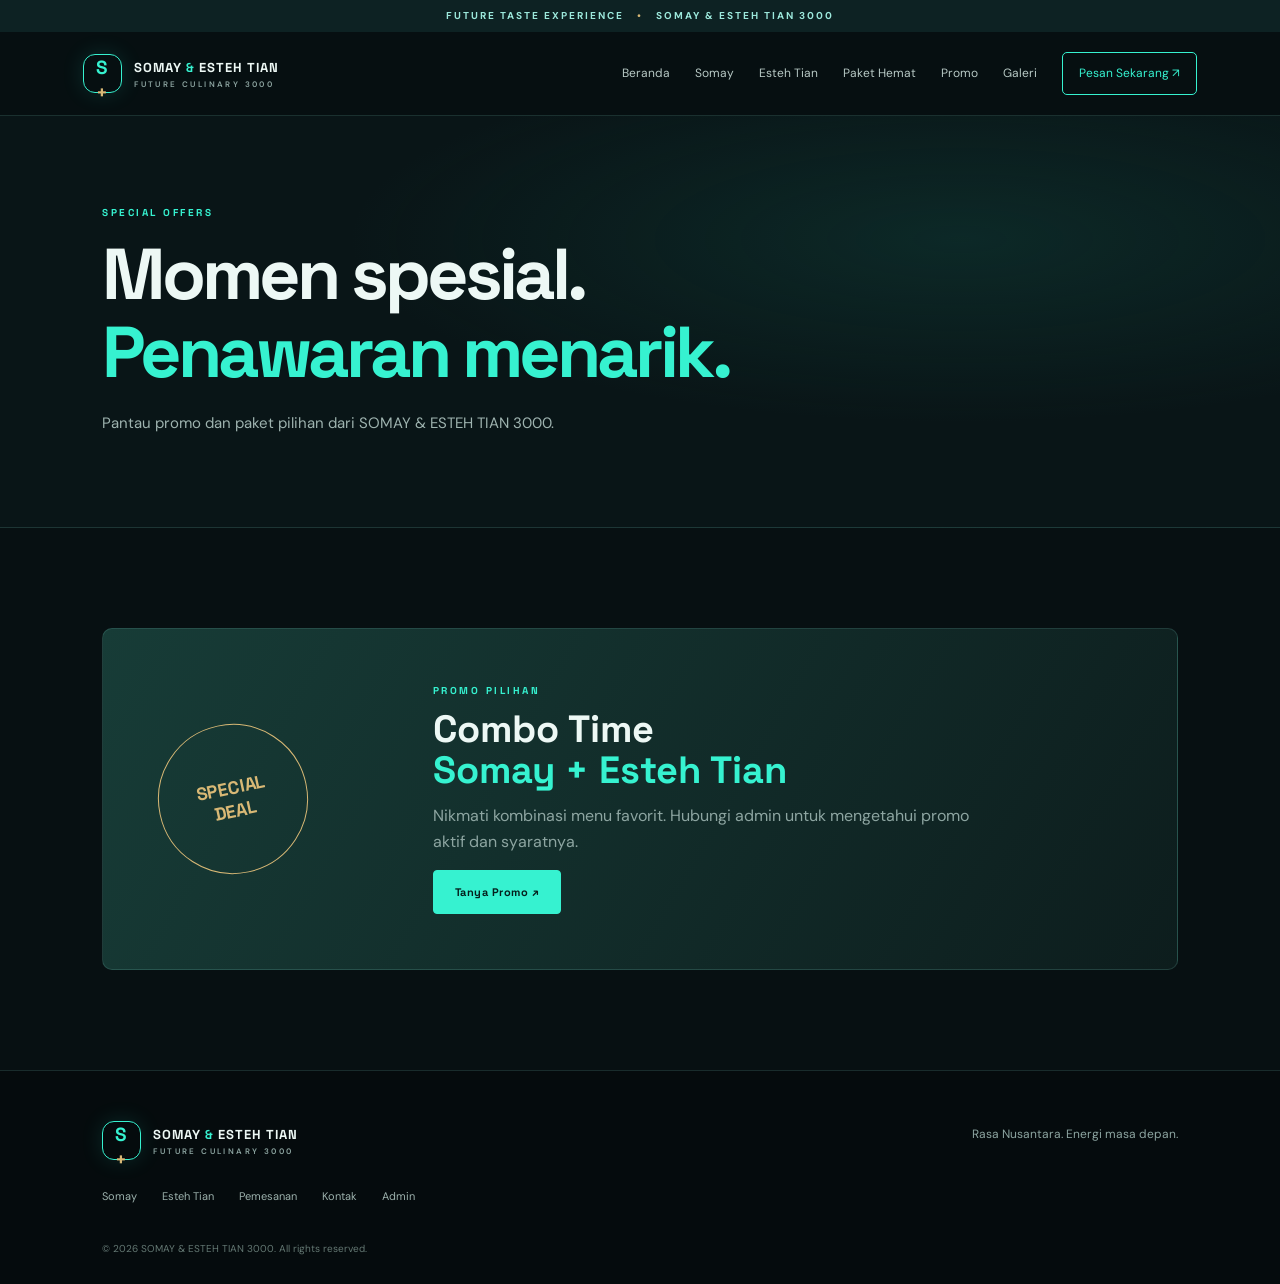
<file: promo.html>
<!doctype html><html lang="id"><head><meta charset="utf-8"><meta name="viewport" content="width=device-width,initial-scale=1"><meta name="theme-color" content="#071012"><meta name="description" content="Promo | SOMAY & ESTEH TIAN 3000"><title>Promo | SOMAY & ESTEH TIAN 3000</title><link rel="stylesheet" href="assets/style.css"></head><body>
<div class="announcement">FUTURE TASTE EXPERIENCE <span>•</span> SOMAY & ESTEH TIAN 3000</div><header class="site-header"><a class="brand" href="index.html"><span class="brand-mark">S<span>+</span></span><span>SOMAY <b>&</b> ESTEH TIAN<small>FUTURE CULINARY 3000</small></span></a><button class="menu-toggle" aria-label="Buka menu" onclick="document.querySelector('.nav').classList.toggle('open')">☰</button><nav class="nav"><a href="index.html">Beranda</a><a href="somay.html">Somay</a><a href="esteh.html">Esteh Tian</a><a href="paket.html">Paket Hemat</a><a href="promo.html">Promo</a><a href="galeri.html">Galeri</a><a href="pemesanan.html" class="nav-cta">Pesan Sekarang ↗</a></nav></header>
<main><section class="page-hero"><div class="eyebrow">SPECIAL OFFERS</div><h1>Momen spesial.<br><em>Penawaran menarik.</em></h1><p>Pantau promo dan paket pilihan dari SOMAY & ESTEH TIAN 3000.</p></section>
<section class="section"><div class="promo-feature"><div class="promo-stamp">SPECIAL<br>DEAL</div><div><div class="eyebrow">PROMO PILIHAN</div><h2>Combo Time<br><em>Somay + Esteh Tian</em></h2><p>Nikmati kombinasi menu favorit. Hubungi admin untuk mengetahui promo aktif dan syaratnya.</p><a class="btn btn-primary" href="pemesanan.html">Tanya Promo ↗</a></div></div></section></main>
<footer class="footer"><div class="footer-main"><a class="brand" href="index.html"><span class="brand-mark">S<span>+</span></span><span>SOMAY <b>&</b> ESTEH TIAN<small>FUTURE CULINARY 3000</small></span></a><p>Rasa Nusantara. Energi masa depan.</p></div><div class="footer-links"><a href="somay.html">Somay</a><a href="esteh.html">Esteh Tian</a><a href="pemesanan.html">Pemesanan</a><a href="kontak.html">Kontak</a><a href="admin.html">Admin</a></div><small>© 2026 SOMAY & ESTEH TIAN 3000. All rights reserved.</small></footer><script src="assets/app.js"></script></body></html>
</file>
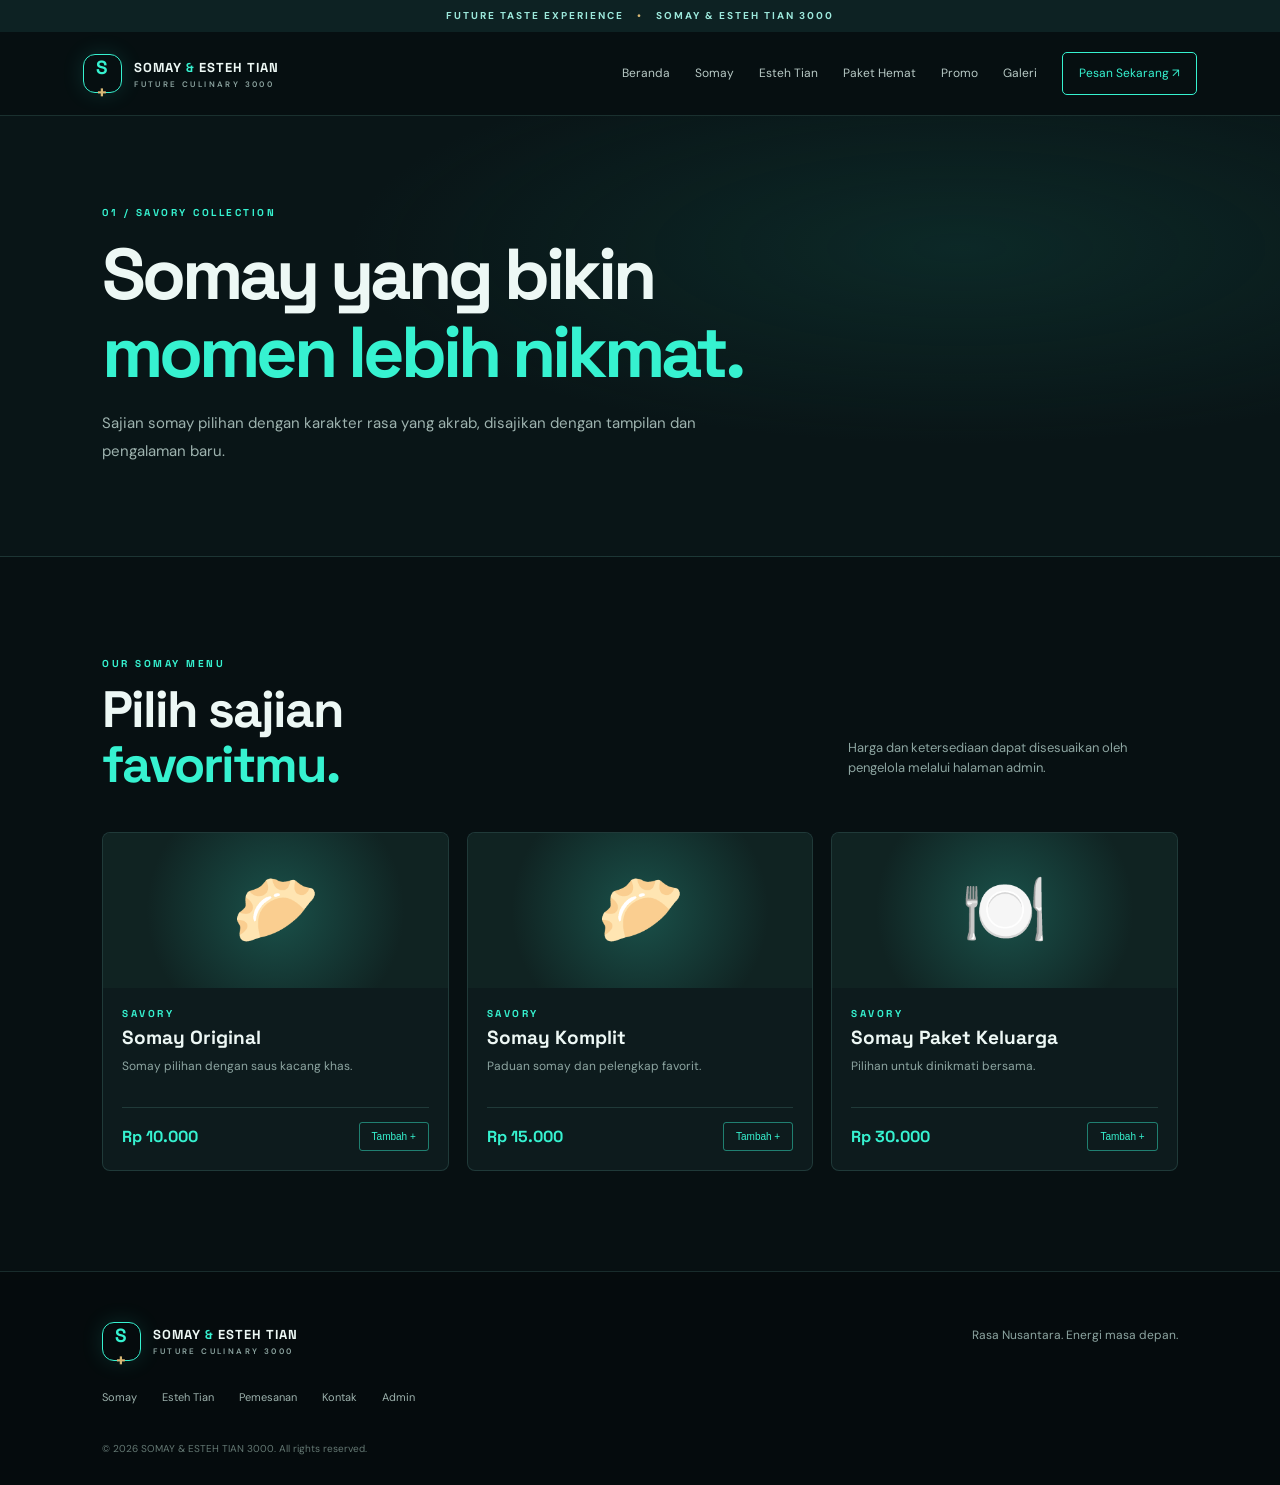
<file: somay.html>
<!doctype html><html lang="id"><head><meta charset="utf-8"><meta name="viewport" content="width=device-width,initial-scale=1"><meta name="theme-color" content="#071012"><meta name="description" content="Menu Somay | SOMAY & ESTEH TIAN 3000"><title>Menu Somay | SOMAY & ESTEH TIAN 3000</title><link rel="stylesheet" href="assets/style.css"></head><body>
<div class="announcement">FUTURE TASTE EXPERIENCE <span>•</span> SOMAY & ESTEH TIAN 3000</div><header class="site-header"><a class="brand" href="index.html"><span class="brand-mark">S<span>+</span></span><span>SOMAY <b>&</b> ESTEH TIAN<small>FUTURE CULINARY 3000</small></span></a><button class="menu-toggle" aria-label="Buka menu" onclick="document.querySelector('.nav').classList.toggle('open')">☰</button><nav class="nav"><a href="index.html">Beranda</a><a href="somay.html">Somay</a><a href="esteh.html">Esteh Tian</a><a href="paket.html">Paket Hemat</a><a href="promo.html">Promo</a><a href="galeri.html">Galeri</a><a href="pemesanan.html" class="nav-cta">Pesan Sekarang ↗</a></nav></header>
<main><section class="page-hero"><div class="eyebrow">01 / SAVORY COLLECTION</div><h1>Somay yang bikin<br><em>momen lebih nikmat.</em></h1><p>Sajian somay pilihan dengan karakter rasa yang akrab, disajikan dengan tampilan dan pengalaman baru.</p></section>
<section class="section"><div class="section-head"><div><div class="eyebrow">OUR SOMAY MENU</div><h2>Pilih sajian<br><em>favoritmu.</em></h2></div><p>Harga dan ketersediaan dapat disesuaikan oleh pengelola melalui halaman admin.</p></div><div class="menu-grid" id="somay-menu"></div></section></main>
<footer class="footer"><div class="footer-main"><a class="brand" href="index.html"><span class="brand-mark">S<span>+</span></span><span>SOMAY <b>&</b> ESTEH TIAN<small>FUTURE CULINARY 3000</small></span></a><p>Rasa Nusantara. Energi masa depan.</p></div><div class="footer-links"><a href="somay.html">Somay</a><a href="esteh.html">Esteh Tian</a><a href="pemesanan.html">Pemesanan</a><a href="kontak.html">Kontak</a><a href="admin.html">Admin</a></div><small>© 2026 SOMAY & ESTEH TIAN 3000. All rights reserved.</small></footer><script src="assets/app.js"></script></body></html>
</file>
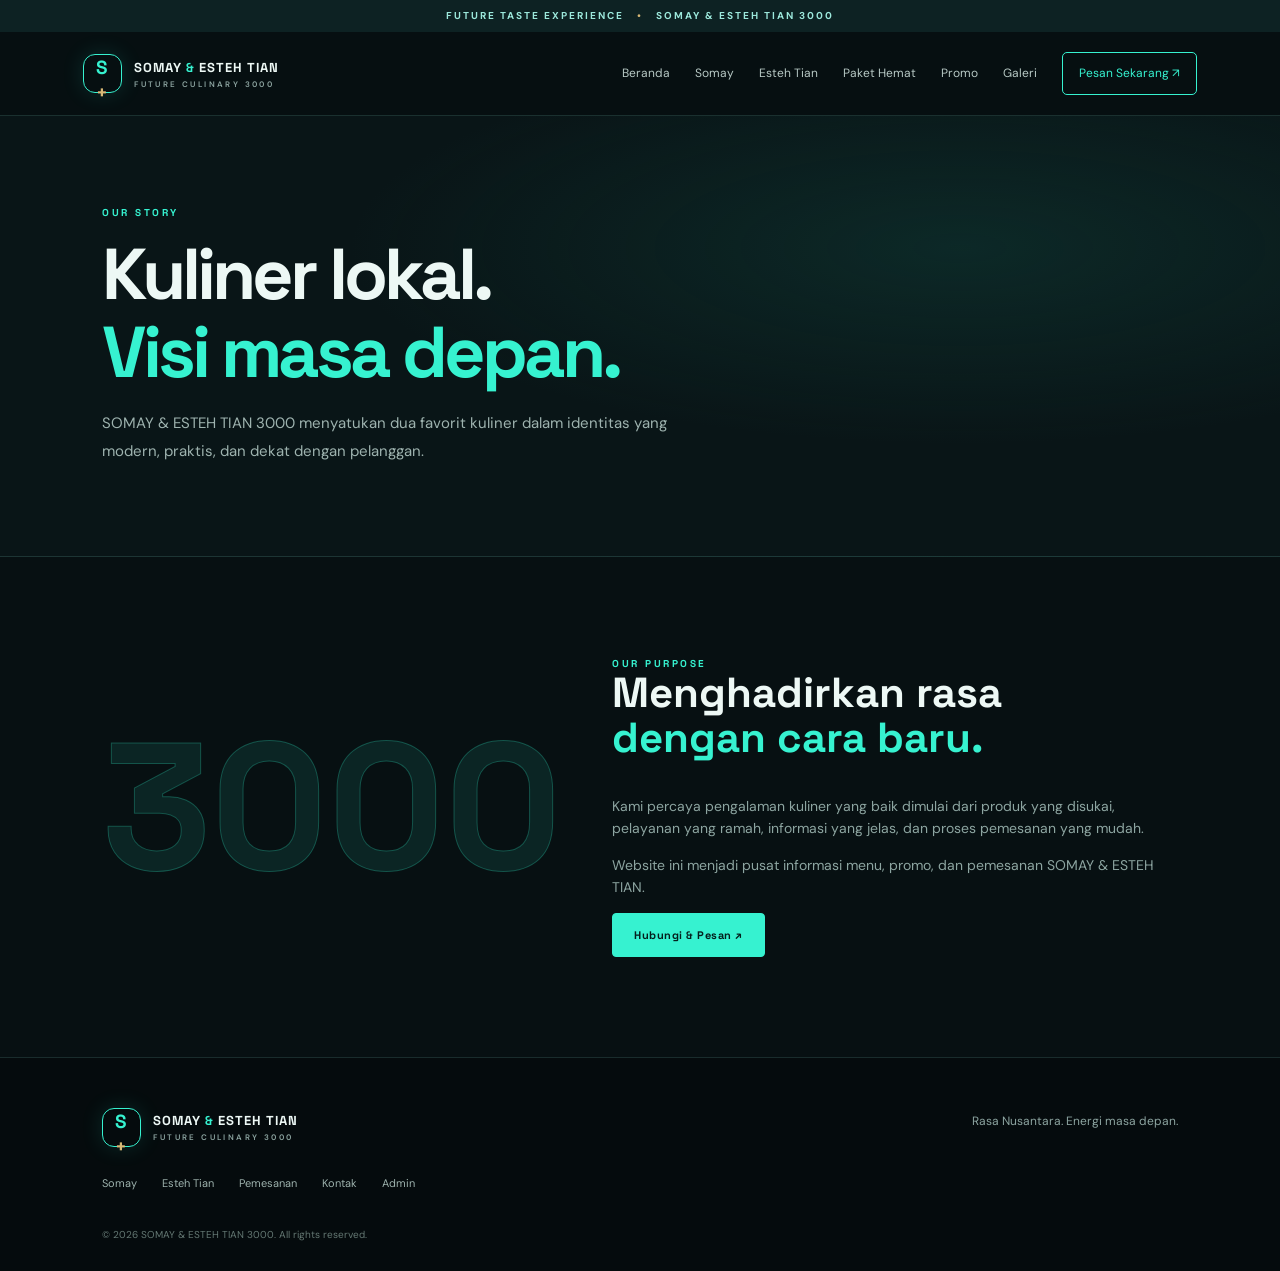
<file: tentang.html>
<!doctype html><html lang="id"><head><meta charset="utf-8"><meta name="viewport" content="width=device-width,initial-scale=1"><meta name="theme-color" content="#071012"><meta name="description" content="Tentang Kami | SOMAY & ESTEH TIAN 3000"><title>Tentang Kami | SOMAY & ESTEH TIAN 3000</title><link rel="stylesheet" href="assets/style.css"></head><body>
<div class="announcement">FUTURE TASTE EXPERIENCE <span>•</span> SOMAY & ESTEH TIAN 3000</div><header class="site-header"><a class="brand" href="index.html"><span class="brand-mark">S<span>+</span></span><span>SOMAY <b>&</b> ESTEH TIAN<small>FUTURE CULINARY 3000</small></span></a><button class="menu-toggle" aria-label="Buka menu" onclick="document.querySelector('.nav').classList.toggle('open')">☰</button><nav class="nav"><a href="index.html">Beranda</a><a href="somay.html">Somay</a><a href="esteh.html">Esteh Tian</a><a href="paket.html">Paket Hemat</a><a href="promo.html">Promo</a><a href="galeri.html">Galeri</a><a href="pemesanan.html" class="nav-cta">Pesan Sekarang ↗</a></nav></header>
<main><section class="page-hero"><div class="eyebrow">OUR STORY</div><h1>Kuliner lokal.<br><em>Visi masa depan.</em></h1><p>SOMAY & ESTEH TIAN 3000 menyatukan dua favorit kuliner dalam identitas yang modern, praktis, dan dekat dengan pelanggan.</p></section>
<section class="section story-layout"><div class="story-number">3000</div><div><div class="eyebrow">OUR PURPOSE</div><h2>Menghadirkan rasa<br><em>dengan cara baru.</em></h2><p>Kami percaya pengalaman kuliner yang baik dimulai dari produk yang disukai, pelayanan yang ramah, informasi yang jelas, dan proses pemesanan yang mudah.</p><p>Website ini menjadi pusat informasi menu, promo, dan pemesanan SOMAY & ESTEH TIAN.</p><a class="btn btn-primary" href="pemesanan.html">Hubungi & Pesan ↗</a></div></section></main>
<footer class="footer"><div class="footer-main"><a class="brand" href="index.html"><span class="brand-mark">S<span>+</span></span><span>SOMAY <b>&</b> ESTEH TIAN<small>FUTURE CULINARY 3000</small></span></a><p>Rasa Nusantara. Energi masa depan.</p></div><div class="footer-links"><a href="somay.html">Somay</a><a href="esteh.html">Esteh Tian</a><a href="pemesanan.html">Pemesanan</a><a href="kontak.html">Kontak</a><a href="admin.html">Admin</a></div><small>© 2026 SOMAY & ESTEH TIAN 3000. All rights reserved.</small></footer><script src="assets/app.js"></script></body></html>
</file>
<file: assets/style.css>
@import url('https://fonts.googleapis.com/css2?family=DM+Sans:wght@400;500;600;700&family=Space+Grotesk:wght@400;500;600;700&display=swap');
:root{--bg:#071012;--panel:#0d1b1d;--panel2:#102326;--teal:#36f2d0;--teal2:#9affed;--gold:#d8b875;--text:#edf8f5;--muted:#8da5a1;--line:rgba(128,219,203,.16);--font:'DM Sans',sans-serif;--display:'Space Grotesk',sans-serif}*{box-sizing:border-box}html{scroll-behavior:smooth}body{margin:0;background:var(--bg);color:var(--text);font-family:var(--font);line-height:1.6}a{color:inherit;text-decoration:none}.announcement{text-align:center;padding:8px 15px;background:#0d2223;color:#9ce9dc;font-size:10px;letter-spacing:2px;font-weight:700}.announcement span{color:var(--gold);padding:0 9px}.site-header{height:84px;display:flex;align-items:center;justify-content:space-between;padding:0 6.5%;border-bottom:1px solid var(--line);position:sticky;top:0;background:rgba(7,16,18,.92);backdrop-filter:blur(18px);z-index:20}.brand{display:flex;align-items:center;gap:12px;font:700 13px var(--display);letter-spacing:1px}.brand b{color:var(--teal)}.brand small{display:block;font:600 8px var(--font);letter-spacing:2.4px;color:var(--muted);margin-top:3px}.brand-mark{width:39px;height:39px;border:1px solid var(--teal);border-radius:12px;display:grid;place-items:center;color:var(--teal);font:700 19px var(--display);box-shadow:0 0 22px #36f2d022}.brand-mark span{color:var(--gold)}.nav{display:flex;align-items:center;gap:25px;font-size:12px;color:#b7c9c5}.nav a:hover,.nav a.active{color:var(--teal)}.nav .nav-cta{border:1px solid var(--teal);color:var(--teal);padding:11px 16px;border-radius:5px}.menu-toggle{display:none;background:none;color:var(--teal);border:0;font-size:24px}.hero{min-height:660px;padding:90px 8% 75px;display:grid;grid-template-columns:1.05fr .95fr;align-items:center;position:relative;overflow:hidden;background:radial-gradient(ellipse at 75% 48%,#12433c55,transparent 40%),linear-gradient(110deg,#071012,#091719)}.hero-grid{position:absolute;inset:0;opacity:.15;background-image:linear-gradient(rgba(65,227,202,.15) 1px,transparent 1px),linear-gradient(90deg,rgba(65,227,202,.15) 1px,transparent 1px);background-size:58px 58px;mask-image:linear-gradient(90deg,transparent,#000)}.hero-copy,.hero-visual{position:relative;z-index:1}.eyebrow{font:700 10px var(--display);letter-spacing:2.5px;color:var(--teal);text-transform:uppercase}.eyebrow i{display:inline-block;width:7px;height:7px;background:var(--teal);border-radius:50%;margin-right:9px;box-shadow:0 0 12px var(--teal)}h1,h2,h3,p{margin-top:0}h1,h2,h3{font-family:var(--display);line-height:1.08}h1{font-size:clamp(48px,6.5vw,88px);letter-spacing:-4px;margin:23px 0}h1 em,h2 em{font-style:normal;color:var(--teal)}.hero-copy>p,.page-hero>p{max-width:490px;color:#9eb3af;font-size:15px;line-height:1.9}.hero-actions{display:flex;gap:13px;margin-top:32px}.btn{display:inline-flex;align-items:center;justify-content:center;gap:22px;padding:14px 21px;font:700 11px var(--display);letter-spacing:.5px;border-radius:4px;cursor:pointer;transition:.2s}.btn-primary{background:var(--teal);color:#05201d;border:1px solid var(--teal)}.btn-primary:hover{background:var(--teal2);transform:translateY(-2px);box-shadow:0 8px 28px #36f2d033}.btn-ghost{border:1px solid #526c67;color:#d2e3df}.hero-stats{display:flex;gap:42px;margin-top:65px}.hero-stats b{display:block;font:700 24px var(--display);color:var(--teal)}.hero-stats small{font-size:8px;letter-spacing:1.4px;color:var(--muted)}.hero-visual{min-height:440px;display:grid;place-items:center}.hero-card{width:min(390px,90%);height:340px;border:1px solid #5be6ce55;border-radius:18px;background:linear-gradient(145deg,#183a37dd,#0b191bee);padding:22px;box-shadow:0 30px 90px #0009,0 0 55px #36f2d01a;transform:rotate(3deg);position:relative;z-index:2}.hero-card-top,.hero-card-bottom{display:flex;justify-content:space-between;align-items:center}.hero-card-top{font:700 9px var(--display);letter-spacing:1.5px;color:#9cbab3}.live-dot{color:var(--teal)}.food-emoji{height:230px;display:flex;align-items:center;justify-content:center;font-size:95px;filter:drop-shadow(0 18px 25px #0008)}.food-emoji span{font-size:32px;color:var(--gold);padding:0 10px}.hero-card-bottom{border-top:1px solid var(--line);padding-top:17px}.hero-card-bottom small{font-size:8px;letter-spacing:1.5px;color:var(--teal)}.hero-card-bottom h3{font-size:17px;margin:4px 0}.hero-card-bottom>b{font:700 28px var(--display);color:var(--teal)}.hero-card-bottom>b span{color:var(--gold)}.orbit{position:absolute;border:1px solid #45e8ce33;border-radius:50%;width:440px;height:440px}.orbit-two{width:520px;height:520px;border-style:dashed;animation:spin 45s linear infinite}.orbit-one{box-shadow:0 0 70px #36f2d010 inset}.floating-tag{position:absolute;padding:9px 13px;border:1px solid var(--line);background:#0c2020;color:var(--teal);font:700 8px var(--display);letter-spacing:1.5px;z-index:3}.tag-a{top:80px;right:5px}.tag-b{bottom:50px;left:0;color:var(--gold)}@keyframes spin{to{transform:rotate(360deg)}}.ticker{overflow:hidden;background:var(--teal);color:#06211d;padding:13px 0;font:700 10px var(--display);letter-spacing:2px;white-space:nowrap}.ticker div{word-spacing:8px}.ticker span{padding:0 28px;color:#936f35}.section{padding:100px 8%}.section-head{display:flex;justify-content:space-between;align-items:end;margin-bottom:40px}.section-head h2,.manifesto h2,.center-cta h2{font-size:clamp(32px,4vw,52px);letter-spacing:-2px;margin:12px 0 0}.section-head>p{max-width:330px;color:var(--muted);font-size:13px}.product-grid{display:grid;grid-template-columns:1fr 1fr;gap:22px}.product-card{background:var(--panel);border:1px solid var(--line);border-radius:9px;overflow:hidden;transition:.25s}.product-card:hover,.menu-card:hover{transform:translateY(-5px);border-color:#36f2d077}.product-art{height:255px;display:grid;place-items:center;position:relative;overflow:hidden}.product-art:before{content:"";position:absolute;width:260px;height:260px;border:1px solid #ffffff20;border-radius:50%;box-shadow:0 0 0 35px #ffffff08,0 0 0 70px #ffffff05}.product-art span{font-size:110px;z-index:1;filter:drop-shadow(0 20px 25px #0008)}.product-art label{position:absolute;bottom:18px;left:20px;font:700 9px var(--display);letter-spacing:2px;color:#d3f9ef}.art-somay{background:radial-gradient(circle,#a36c3b,#37281d 70%)}.art-tea{background:radial-gradient(circle,#167b70,#102c2b 70%)}.product-info{padding:26px}.product-info h3{font-size:25px;margin:9px 0}.product-info p,.combo-panel p{color:var(--muted);font-size:13px;max-width:430px}.text-link{display:inline-block;color:var(--teal);font:700 11px var(--display);margin-top:10px}.manifesto{padding:85px 10%;display:grid;grid-template-columns:.7fr 1.3fr;gap:50px;align-items:center;background:linear-gradient(100deg,#0c2424,#0b1517);border-block:1px solid var(--line)}.manifesto-mark{font:700 clamp(75px,13vw,170px) var(--display);color:#36f2d015;-webkit-text-stroke:1px #36f2d044}.manifesto h2{font-size:44px;margin:14px 0}.manifesto p{color:var(--muted);font-size:13px;max-width:550px;margin-bottom:25px}.combo-panel{display:grid;grid-template-columns:1fr 1fr auto;gap:35px;align-items:center;padding:35px;background:linear-gradient(110deg,#102e2c,#10201f);border:1px solid var(--line);border-radius:10px}.combo-visual{font-size:75px;text-align:center}.combo-visual span{font-size:30px;color:var(--gold)}.combo-panel h3{font-size:27px;margin:10px 0}.combo-number{font:700 28px var(--display);color:#36f2d055;text-align:center}.footer{padding:50px 8% 25px;background:#050b0d;border-top:1px solid var(--line)}.footer-main{display:flex;justify-content:space-between;align-items:center}.footer-main>p{font-size:12px;color:var(--muted)}.footer-links{display:flex;gap:25px;padding:28px 0;color:#9db2ad;font-size:11px}.footer>small{color:#647873;font-size:10px}.page-hero{padding:90px 8% 75px;background:radial-gradient(ellipse at 75% 30%,#13504755,transparent 45%),#091517;border-bottom:1px solid var(--line)}.page-hero h1{font-size:clamp(44px,6vw,72px);margin:17px 0}.page-hero>p{max-width:610px}.menu-grid{display:grid;grid-template-columns:repeat(3,1fr);gap:18px}.menu-card{border:1px solid var(--line);background:var(--panel);border-radius:8px;overflow:hidden;transition:.2s}.menu-emoji{height:155px;display:grid;place-items:center;font-size:70px;background:radial-gradient(circle,#1a514a,#102322 68%)}.menu-card-content{padding:19px}.menu-card h3{font-size:19px;margin:8px 0}.menu-card p{font-size:12px;color:var(--muted);min-height:38px}.menu-card-bottom{display:flex;justify-content:space-between;align-items:center;border-top:1px solid var(--line);padding-top:14px}.menu-card-bottom>b{color:var(--teal);font:700 16px var(--display)}.mini-add{background:transparent;border:1px solid #36f2d077;color:var(--teal);padding:8px 12px;border-radius:3px;cursor:pointer;font-size:10px}.center-cta{text-align:center;padding:75px 0 15px}.center-cta h2{margin-bottom:25px}.promo-feature{padding:55px;display:grid;grid-template-columns:.5fr 1.5fr;gap:45px;align-items:center;background:linear-gradient(120deg,#173c37,#0d1d1d);border:1px solid var(--line);border-radius:10px}.promo-stamp{width:150px;height:150px;border:1px solid var(--gold);border-radius:50%;display:grid;place-items:center;text-align:center;color:var(--gold);font:700 18px var(--display);transform:rotate(-12deg)}.promo-feature h2{font-size:38px;margin:12px 0}.promo-feature p{color:var(--muted);max-width:550px}.gallery-grid{display:grid;grid-template-columns:1.3fr 1fr 1fr;grid-template-rows:220px 220px;gap:16px}.gallery-tile{border:1px solid var(--line);border-radius:8px;background:radial-gradient(circle at 50% 40%,#236b60,#102221 70%);display:flex;flex-direction:column;align-items:center;justify-content:center;position:relative}.gallery-tile span{font-size:76px}.gallery-tile small{position:absolute;bottom:17px;left:20px;font:700 9px var(--display);letter-spacing:2px;color:var(--teal2)}.gallery-large{grid-row:span 2;background:radial-gradient(circle at 50% 40%,#895d38,#30231b 70%)}.gallery-tea{background:radial-gradient(circle,#16786e,#102423 70%)}.gallery-combo{grid-column:2/4;background:linear-gradient(110deg,#183d38,#142323)}.gallery-detail{background:radial-gradient(circle,#6c5731,#29251a 70%)}.story-layout{display:grid;grid-template-columns:.8fr 1.2fr;gap:50px;align-items:center}.story-number{font:700 clamp(90px,15vw,180px) var(--display);color:#36f2d018;-webkit-text-stroke:1px #36f2d044}.story-layout h2{font-size:42px}.story-layout p{color:var(--muted);font-size:14px}.contact-grid{display:grid;grid-template-columns:repeat(3,1fr);gap:18px}.contact-card{background:var(--panel);border:1px solid var(--line);padding:27px;border-radius:8px}.contact-card h3{font-size:22px;margin:13px 0}.contact-card p{font-size:12px;color:var(--muted)}.order-layout{display:grid;grid-template-columns:1.3fr .7fr;gap:35px}.order-layout h2,.admin-panel h2{font-size:30px;margin:10px 0 25px}.order-menu{display:grid;grid-template-columns:1fr 1fr;gap:15px}.cart-panel,.admin-panel{background:var(--panel);border:1px solid var(--line);border-radius:9px;padding:25px;height:max-content}.cart-panel h3{font-size:22px;margin:10px 0 22px}.cart-row,.admin-row{display:flex;justify-content:space-between;align-items:center;gap:12px;padding:13px 0;border-bottom:1px solid var(--line)}.cart-row b,.admin-row b{display:block;font-size:12px}.cart-row small,.admin-row small{display:block;color:var(--muted);font-size:10px}.qty{display:flex;align-items:center;gap:9px}.qty button,.admin-actions button{background:#173a36;border:1px solid var(--line);color:var(--teal);padding:5px 9px;cursor:pointer}.cart-total{display:flex;justify-content:space-between;padding:20px 0;border-bottom:1px solid var(--line);margin-bottom:20px}.cart-total b{font:700 20px var(--display);color:var(--teal)}label{display:block;font-size:11px;color:#b9cbc6;margin:14px 0}input,textarea,select{display:block;width:100%;margin-top:7px;padding:12px;background:#071416;border:1px solid var(--line);border-radius:4px;color:var(--text);font:12px var(--font)}textarea{min-height:75px;resize:vertical}.full{width:100%;margin:10px 0}.muted{color:var(--muted);font-size:11px}.notice{padding:16px 19px;border:1px solid #d8b87555;background:#2b2518;color:#e8d6a9;font-size:12px;border-radius:6px;margin-bottom:25px}.admin-panel{max-width:900px}.admin-form{border-top:1px solid var(--line);margin-top:30px;padding-top:20px}.admin-form h3{font-size:19px}.admin-form label{max-width:500px}.admin-actions{display:flex;gap:6px}.admin-actions button{font-size:9px;border-radius:3px}.admin-panel>.btn{margin-top:20px}
@media(max-width:900px){.nav{gap:13px}.nav a{font-size:10px}.hero{padding-inline:6%}.section{padding:75px 6%}.menu-grid{grid-template-columns:repeat(2,1fr)}.hero-stats{gap:22px}.combo-panel{grid-template-columns:.7fr 1.3fr}.combo-number{display:none}}
@media(max-width:680px){.site-header{height:70px;padding:0 5%}.menu-toggle{display:block}.nav{display:none;position:absolute;top:69px;left:0;right:0;padding:20px 6%;background:#081416;border-bottom:1px solid var(--line);flex-direction:column;align-items:stretch;gap:16px}.nav.open{display:flex}.nav .nav-cta{text-align:center}.hero{grid-template-columns:1fr;padding:70px 7% 50px}.hero h1{font-size:55px}.hero-visual{min-height:370px;margin-top:35px}.hero-card{height:300px}.food-emoji{height:195px;font-size:80px}.orbit{width:340px;height:340px}.orbit-two{width:390px;height:390px}.hero-stats{margin-top:42px;gap:18px}.hero-stats b{font-size:20px}.hero-stats small{font-size:7px}.section-head{display:block}.section-head>p{margin-top:18px}.product-grid,.menu-grid,.contact-grid,.order-layout,.story-layout,.manifesto{grid-template-columns:1fr}.manifesto{gap:5px;padding:60px 7%}.manifesto-mark{font-size:90px}.manifesto h2{font-size:36px}.combo-panel{grid-template-columns:1fr;text-align:center;padding:27px}.combo-visual{font-size:60px}.footer-main{display:block}.footer-main>p{margin-top:18px}.footer-links{flex-wrap:wrap;gap:15px}.page-hero{padding:65px 7%}.page-hero h1{font-size:47px}.section{padding:65px 7%}.promo-feature{grid-template-columns:1fr;padding:30px}.promo-stamp{width:105px;height:105px;font-size:14px}.promo-feature h2{font-size:30px}.gallery-grid{grid-template-columns:1fr 1fr;grid-template-rows:180px 180px 180px}.gallery-large{grid-row:span 2}.gallery-combo{grid-column:1/3}.gallery-tile span{font-size:55px}.order-menu{grid-template-columns:1fr}.admin-row{align-items:flex-start;flex-direction:column}.admin-actions{flex-wrap:wrap}.hero-actions{flex-wrap:wrap}}
</file>
